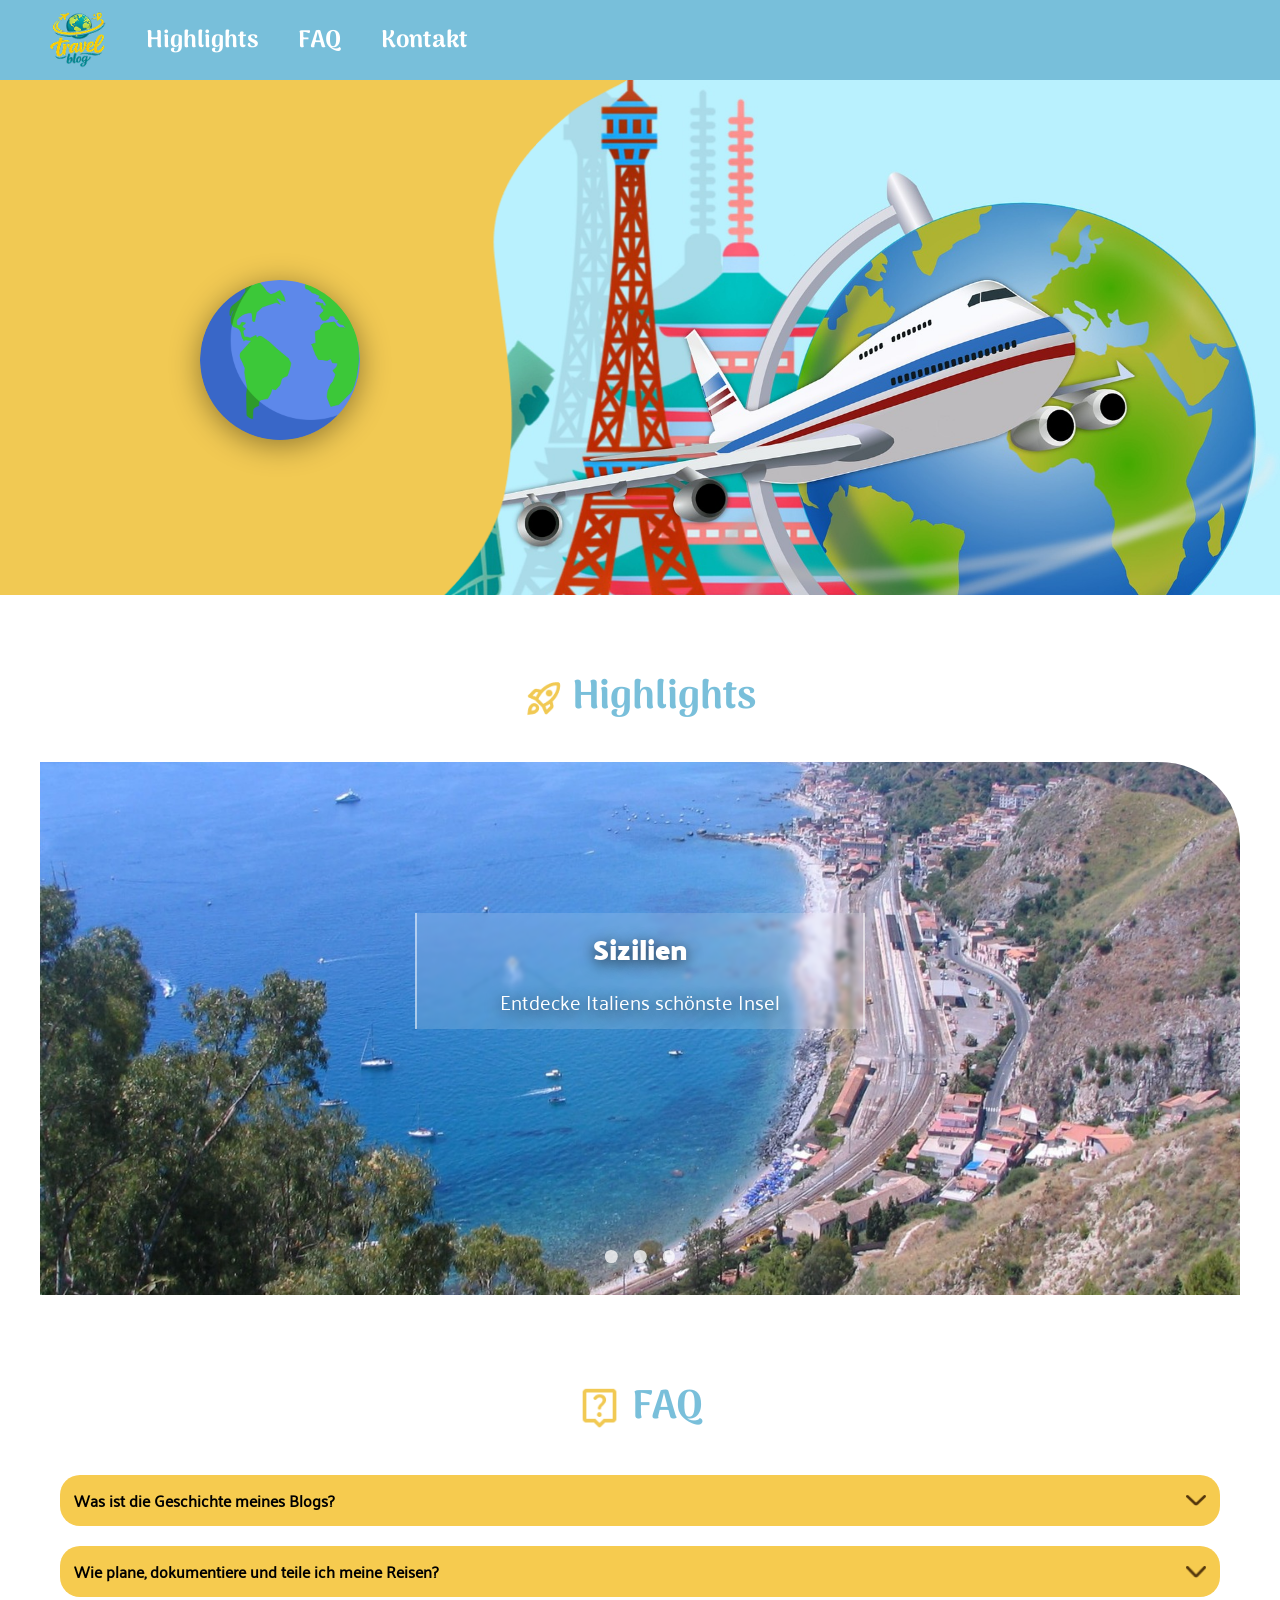
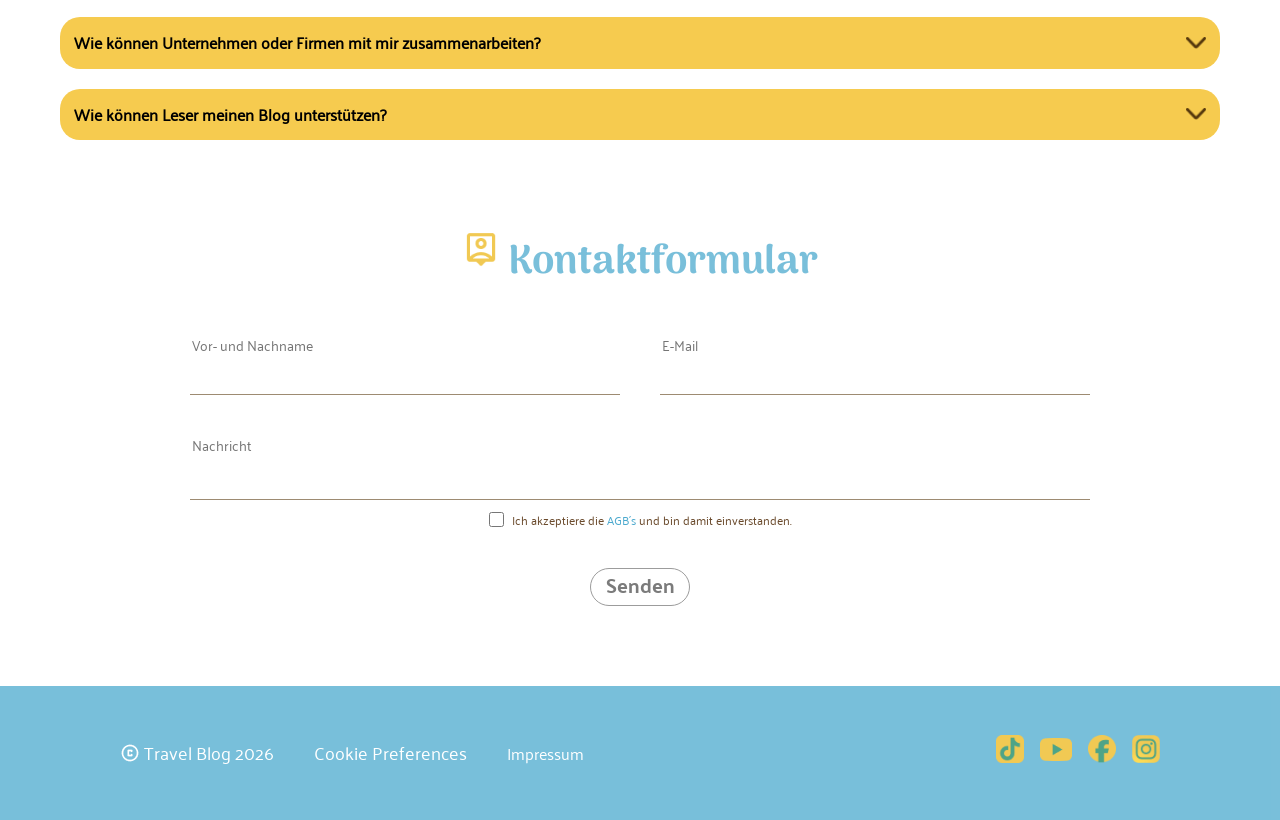
<file: index.html>
<!DOCTYPE html>
<html lang="de">

<head>
    <meta charset="UTF-8">
    <meta name="viewport" content="width=device-width, initial-scale=1.0">
    <title>Travel Blog</title>
    <link rel="stylesheet" href="style.css">
    <link rel="icon" type="image/x-icon" href="./assets/img/earth.png">

</head>

<body>

    <header id="home">

        <img class="logo" src="./assets/icons/travel-logo.png" alt="travel-logo">

        <nav class="nav-bar">

            <a href="#highlights">Highlights</a>
            <a href="#help">FAQ</a>
            <a href="#contact">Kontakt</a>

        </nav>

    </header>

    <section class="landing-page">
        <img class="yellow-shape" src="./assets/img/landing-bild.png" alt=".">

        <div class="responsive-landing">
            <h2>Around the World</h2>
            <p>Von den goldenen Küsten Siziliens <br> bis in die Altstadt von Krakau</p>
        </div>

        <img class="yellow-shape-responsive" src="./assets/img/Vektor-responsive.png" alt=".">


        <div class="circle">

            <img class="globus" src="./assets/img/earth.png" alt="Globus Bild">
        </div>


    </section>

    <main>

        <section id="highlights" class="highlights">

            <img src="./assets/icons/rocket_launch.png" alt="Rocket Launch Icon">
            <h2> Highlights</h2>
        </section>


        <section class="slider-container">

            <div class="slider-wrapper">

                <div class="slider">

                    <div class="slide" id="slide-1">
                        <a href="michael.html"><img src="./assets/img/landing-sicilia.jpg" alt="Bild von Sizilien">
                            <div class="slide-text">
                        </a>
                        <h1>Sizilien</h1>
                        <p>Entdecke Italiens schönste Insel</p>
                    </div>
                </div>

                <div class="slide" id="slide-2">
                    <a href="patrick.html"><img src="./assets/img/landing-gardasee.jpg" alt="Bild von Gardasee"></a>
                    <div class="slide-text">
                        <h1>Gardasee</h1>
                        <p>Zwischen Bergen und türkisblauem Wasser</p>
                    </div>
                </div>

                <div class="slide" id="slide-3">
                    <a href="flo.html"><img src="./assets/img/landing-krakau.jpg" alt="Bild von Krakau"></a>
                    <div class="slide-text">
                        <h1>Krakau</h1>
                        <p>Geschichte trifft modernes Stadtleben</p>
                    </div>
                </div>

            </div>
            <div class="slider-nav">
                <a href="#slide-1"></a>
                <a href="#slide-2"></a>
                <a href="#slide-3"></a>
            </div>
            </div>

        </section>

    </main>


    <section class="faq" id="help">
        <h1>
            <img src="./assets/icons/live_help.png" alt="Person Pin Icon">
            <span>FAQ</span>
        </h1>

        <div class="faq-container">

            <details>
                <summary>Was ist die Geschichte meines Blogs?<img src="./assets/icons/arrow_forward_ios.png" alt="">
                </summary>
                <p>
                    Ich will hier festhalten, wie schön die Erde sein kann.
                </p>
            </details>

            <details>
                <summary>Wie plane, dokumentiere und teile ich meine Reisen?<img
                        src="./assets/icons/arrow_forward_ios.png" alt=""></summary>
                <p>
                    Ich plane meine Reisen durch Abenteuer und schreibe mir auf,
                    was ich alles sehen möchte.
                </p>
            </details>

            <details>
                <summary>Wie können Unternehmen oder Firmen mit mir zusammenarbeiten?<img
                        src="./assets/icons/arrow_forward_ios.png" alt=""></summary>
                <p>
                    Man kann mich unten über das Formular erreichen.
                </p>
            </details>

            <details>
                <summary>Wie können Leser meinen Blog unterstützen?<img src="./assets/icons/arrow_forward_ios.png"
                        alt=""></summary>
                <p>
                    Leser können meinen Blog unterstützen, indem sie ihn teilen
                    und Kommentare hinterlassen.
                </p>
            </details>

        </div>
    </section>
    </main>



    <section class="contact-section">

        <h2 id="contact" class="kontakt_head">
            <img src="./assets/icons/person_pin.png" alt="">
            <span>Kontaktformular</span>
        </h2>

        <div class="kontakt">

            <div class="contact-row">

                <div class="input-box">
                    <input type="text" placeholder="Vor- und Nachname">
                </div>

                <div class="input-box">
                    <input type="email" placeholder="E-Mail">
                </div>

            </div>

            <textarea placeholder="Nachricht"></textarea>

            <div class="checkbox">
                <input type="checkbox">

                <div class="agb">
                    <p>Ich akzeptiere die <a href="https://www.youtube.com/watch?v=tW-B5f7UKqs">AGB´s</a>
                        und bin damit einverstanden.</p>
                </div>
            </div>

            <button>Senden</button>

        </div>

    </section>




    <footer class="footer-mob">

        <div class="footer-text">
            <a href="impressum.html">Impressum</a>
            

            <p>Cookie Preferences</p>

            <p class="copyright-text">
                <img src="./assets/icons/copyright.png" alt="Copyright">

                Travel Blog 2026
            </p>
        </div>

        <div class="social-icons">
            <a href="https://www.tiktok.com/" target="_blank" rel="">
                <img src="./assets/icons/Tiktok_icon 1.png" alt="TikTok">
            </a>

            <a href="https://www.youtube.com/" target="_blank" rel="">
                <img class="youtube" src="./assets/icons/youtube.png" alt="YouTube">
            </a>

            <a href="https://www.facebook.com/" target="_blank" rel="">
                <img src="./assets/icons/facebook.png" alt="Facebook">
            </a>

            <a href="https://www.instagram.com/" target="_blank" rel="">
                <img src="./assets/icons/Instagram_logo_2016 1.png" alt="Instagram">
            </a>
        </div>

    </footer>

    <footer class="footer">
        <div class="icons">

            <a href="#home">
                <img src="./assets/icons/Home-mobile.png" alt="Startseite">
            </a>

            <a href="#highlights">
                <img src="./assets/icons/rocket_launch-mobile.png" alt="Höhepunkte">
            </a>

            <a href="#help">
                <img src="./assets/icons/live_help-mobile.png" alt="Häufige Fragen">
            </a>

            <a href="#contact">
                <img src="./assets/icons/person_pin-mobile.png" alt="Kontakt">
            </a>

        </div>
    </footer>
</body>

</html>
</file>
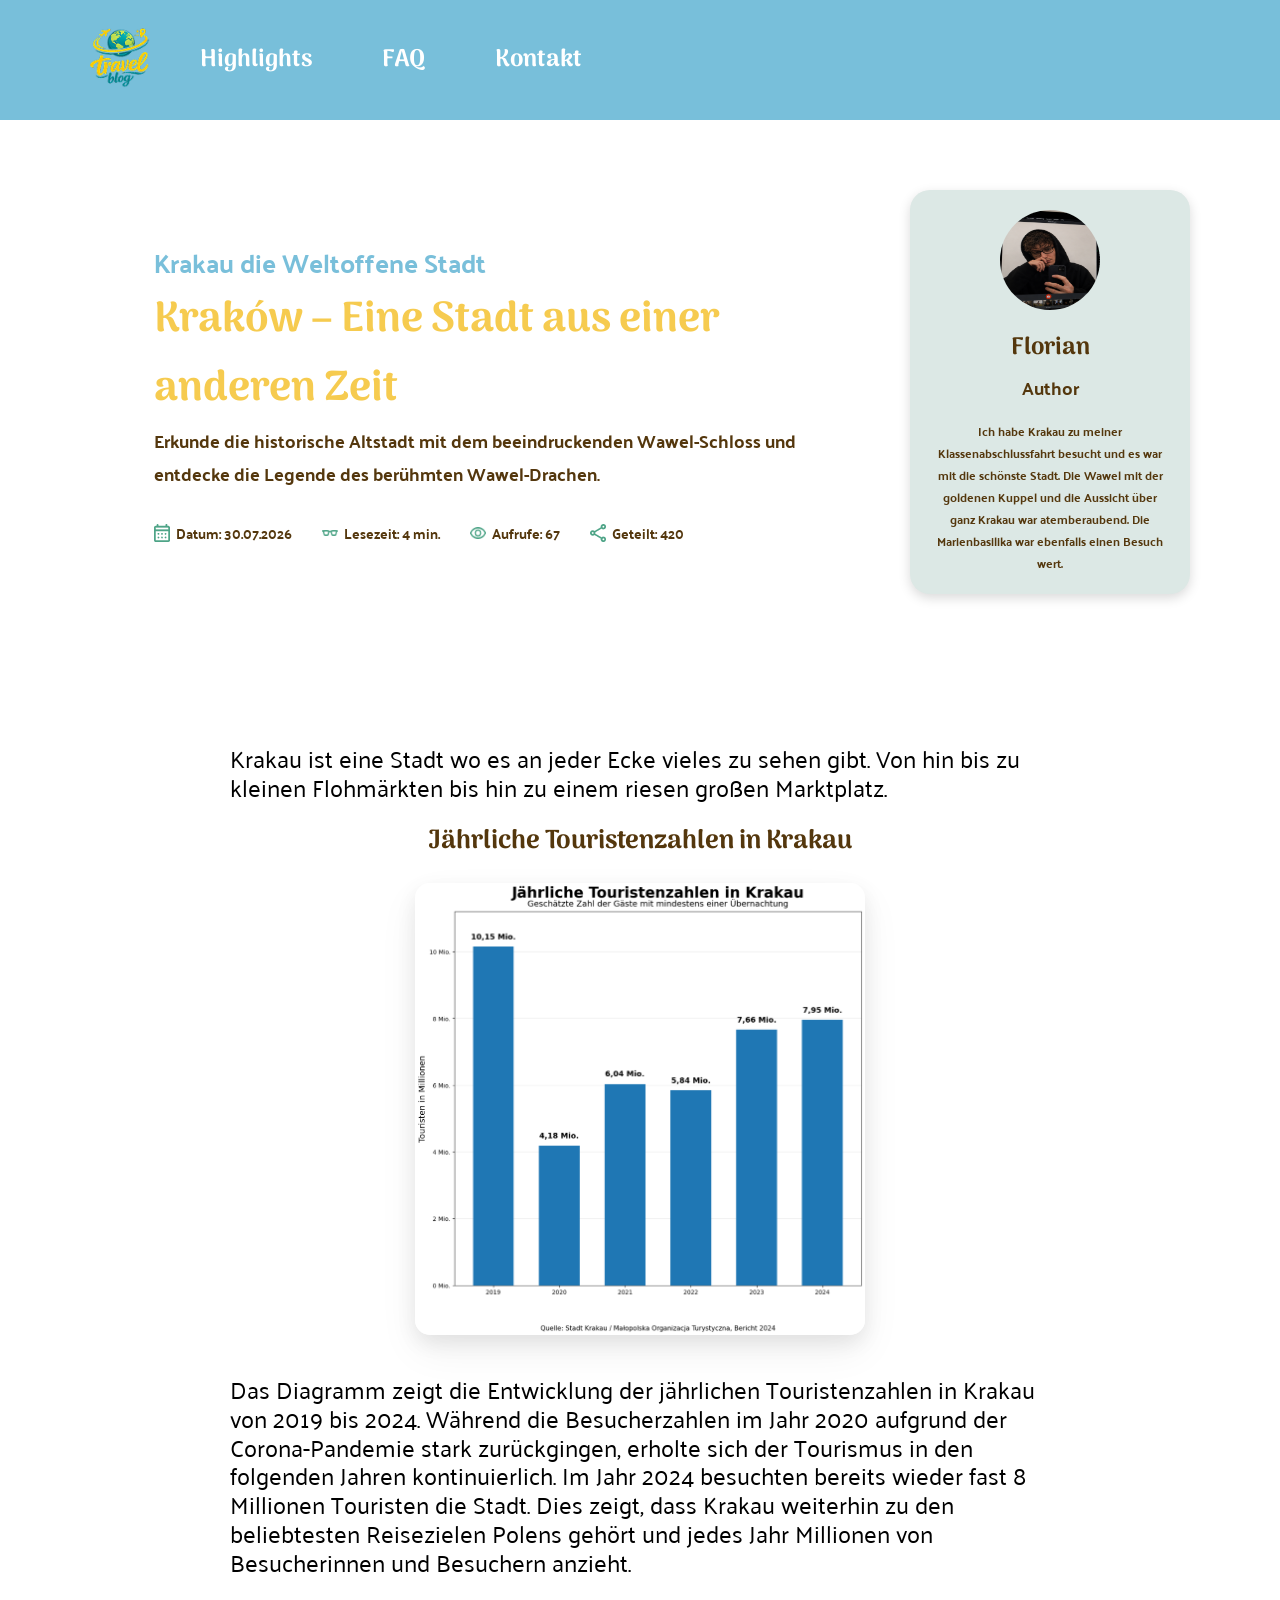
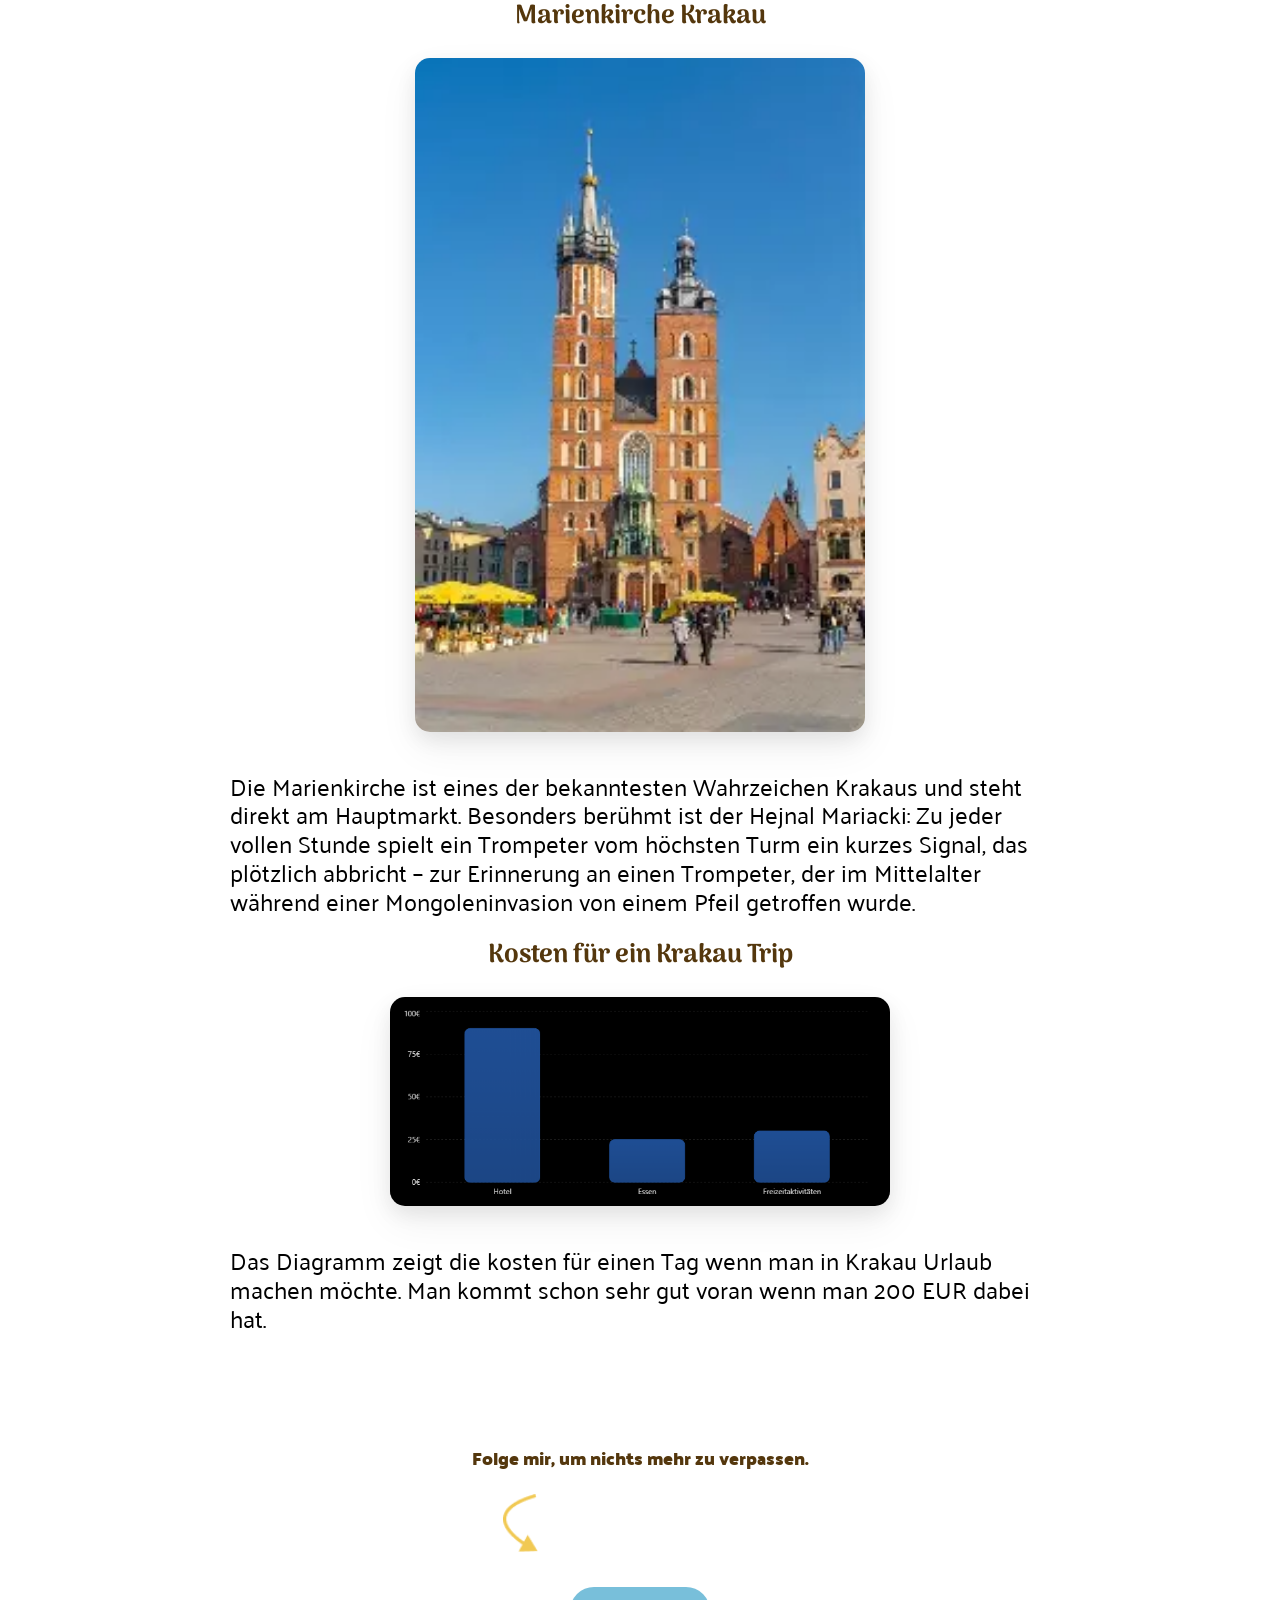
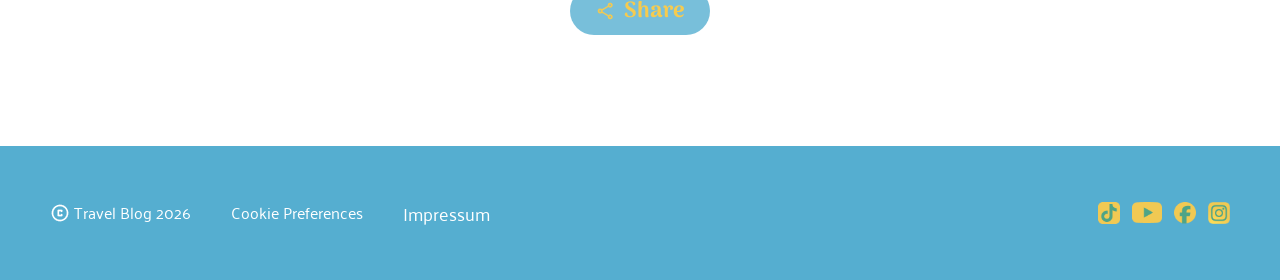
<file: flo.html>
<!DOCTYPE html>
<html lang="de">

<head>
    <meta charset="UTF-8">
    <meta name="viewport" content="width=device-width, initial-scale=1.0">
    <title>Krackau</title>

    <link rel="stylesheet" href="style.css">
    <link rel="stylesheet" href="flo.css">


</head>


<body>

    <body>
    <header>
        <div class="header-content">
            
             <a href="index.html">
                <img src="./assets/icons/travel-logo.png" alt="Travel Blog Logo">
            </a>

            <nav class="header-nav">
                <a href="index.html">Highlights</a>
                <a href="index.html">FAQ</a>
                <a href="index.html">Kontakt</a>
            </nav>
        </div>
    </header>

    <div class="top-content">

        <section class="info-section">

            <div class="krakaow">
                <p>Krakau die Weltoffene Stadt</p>
            </div>

            <div class="krakow-info">
                <h1>Kraków – Eine Stadt aus einer anderen Zeit</h1>

                <p>
                    Erkunde die historische Altstadt mit dem
                    beeindruckenden Wawel-Schloss und entdecke die Legende des
                    berühmten Wawel-Drachen.
                </p>
            </div>

            <div class="info">

                <div class="datum">
                    <img src="./assets/icons/calendar_month.png" alt="">
                    <span>Datum: 30.07.2026</span>
                </div>

                <div class="lesezeit">
                    <img src="./assets/icons/eyeglasses_2.png" alt="">
                    <span>Lesezeit: 4 min.</span>
                </div>

                <div class="aufrufe">
                    <img src="./assets/icons/visibility.png" alt="">
                    <span>Aufrufe: 67</span>
                </div>

                <div class="geteilt">
                    <img src="./assets/icons/sharegreen.png" alt="">
                    <span>Geteilt: 420</span>
                </div>

            </div>

        </section>

        <div class="author-card">

            <img src="./assets/img/fk.png" alt="Autor">

            <h2>Florian</h2>

            <p class="author-job">Author</p>

            <p class="author-text">
                Ich habe Krakau zu meiner Klassenabschlussfahrt besucht und es war mit die schönste Stadt. Die Wawel mit
                der goldenen Kuppel und die Aussicht über ganz Krakau war atemberaubend. Die Marienbasilika war
                ebenfalls
                einen Besuch wert.
            </p>

        </div>

    </div>

    <main class="reisebericht">

        <p>
            Krakau ist eine Stadt wo es an jeder Ecke vieles zu sehen gibt. Von hin bis zu kleinen Flohmärkten bis hin
            zu einem riesen großen Marktplatz.
        </p>

        <h2>Jährliche Touristenzahlen in Krakau</h2>

        <img class="reisebild-one" src="./assets/img/diagram-polen.png" alt="Diagramm zu den Regenzeiten">

        <p>
            Das Diagramm zeigt die Entwicklung der jährlichen Touristenzahlen in Krakau von 2019 bis 2024. Während die
            Besucherzahlen im Jahr 2020 aufgrund der Corona-Pandemie stark zurückgingen, erholte sich der Tourismus in
            den folgenden Jahren kontinuierlich. Im Jahr 2024 besuchten bereits wieder fast 8 Millionen Touristen die
            Stadt. Dies zeigt, dass Krakau weiterhin zu den beliebtesten Reisezielen Polens gehört und jedes Jahr
            Millionen von Besucherinnen und Besuchern anzieht.
        </p>

        <h2>Marienkirche Krakau</h2>
        <img class="reisebild-two" src="./assets/img/kirche.webp" alt="Beliebte Strandaktivitäten">
        <p>
            Die Marienkirche ist eines der bekanntesten Wahrzeichen Krakaus und steht direkt am Hauptmarkt. Besonders
            berühmt ist der Hejnal Mariacki: Zu jeder vollen Stunde spielt ein Trompeter vom höchsten Turm ein kurzes
            Signal, das plötzlich abbricht – zur Erinnerung an einen Trompeter, der im Mittelalter während einer
            Mongoleninvasion von einem Pfeil getroffen wurde.
        </p>

        <h2>Kosten für ein Krakau Trip</h2>
        <img class="reisebild-three" src="./assets/img/diagram-kosten.png" alt="Unterkunftskosten">

        <p>
            Das Diagramm zeigt die kosten für einen Tag wenn man in Krakau Urlaub machen möchte. Man kommt schon sehr
            gut voran wenn man 200 EUR dabei hat.
        </p>

    </main>

    <main>
        <div class="share-section">

            <h2 class="share-title">
                Folge mir, um nichts mehr zu verpassen.
            </h2>

            <div class="share-arrow">
                <img src="./assets/icons/pfeil.png" alt="Pfeil">
            </div>

            <input type="checkbox" id="share-toggle">

            <label for="share-toggle" class="share-button">
                <img src="./assets/icons/share.png" alt="Share">
                <span>Share</span>
            </label>

            <div class="social-icons">

                <a href="https://www.linkedin.com/" target="_blank" class="social-link">
                    LinkedIn
                </a>

                <a href="https://wa.me/" target="_blank" class="social-link">
                    WhatsApp
                </a>

            </div>

        </div>

    </main>


    <footer class="footer-mob">
       <div class="footer-content">
        <div class="footer-text">
            <a href="impressum.html">Impressum</a>

            <p>Cookie Preferences</p>

            <p class="copyright-text">
                <img src="./assets/icons/copyright.png" alt="Copyright">

                Travel Blog 2026
            </p>
        </div>

        <div class="social-icons-one">
            <img src="./assets/icons/Tiktok_icon 1.png" alt="tikTok">

            <img class="youtube" src="./assets/icons/youtube.png" alt="YouTube">

            <img src="./assets/icons/facebook.png" alt="Facebook">

            <img src="./assets/icons/Instagram_logo_2016 1.png" alt="Instagram">
        </div>
       </div>
    </footer>

    <footer class="footer">
        <div class="icons">

            <a href="#home">
                <img src="./assets/icons/Home-mobile.png" alt="Startseite">
            </a>

            <a href="#highlights">
                <img src="./assets/icons/rocket_launch-mobile.png" alt="Höhepunkte">
            </a>

            <a href="#help">
                <img src="./assets/icons/live_help-mobile.png" alt="Häufige Fragen">
            </a>

            <a href="#contact">
                <img src="./assets/icons/person_pin-mobile.png" alt="Kontakt">
            </a>

        </div>
    </footer>


</body>

</html>
</file>
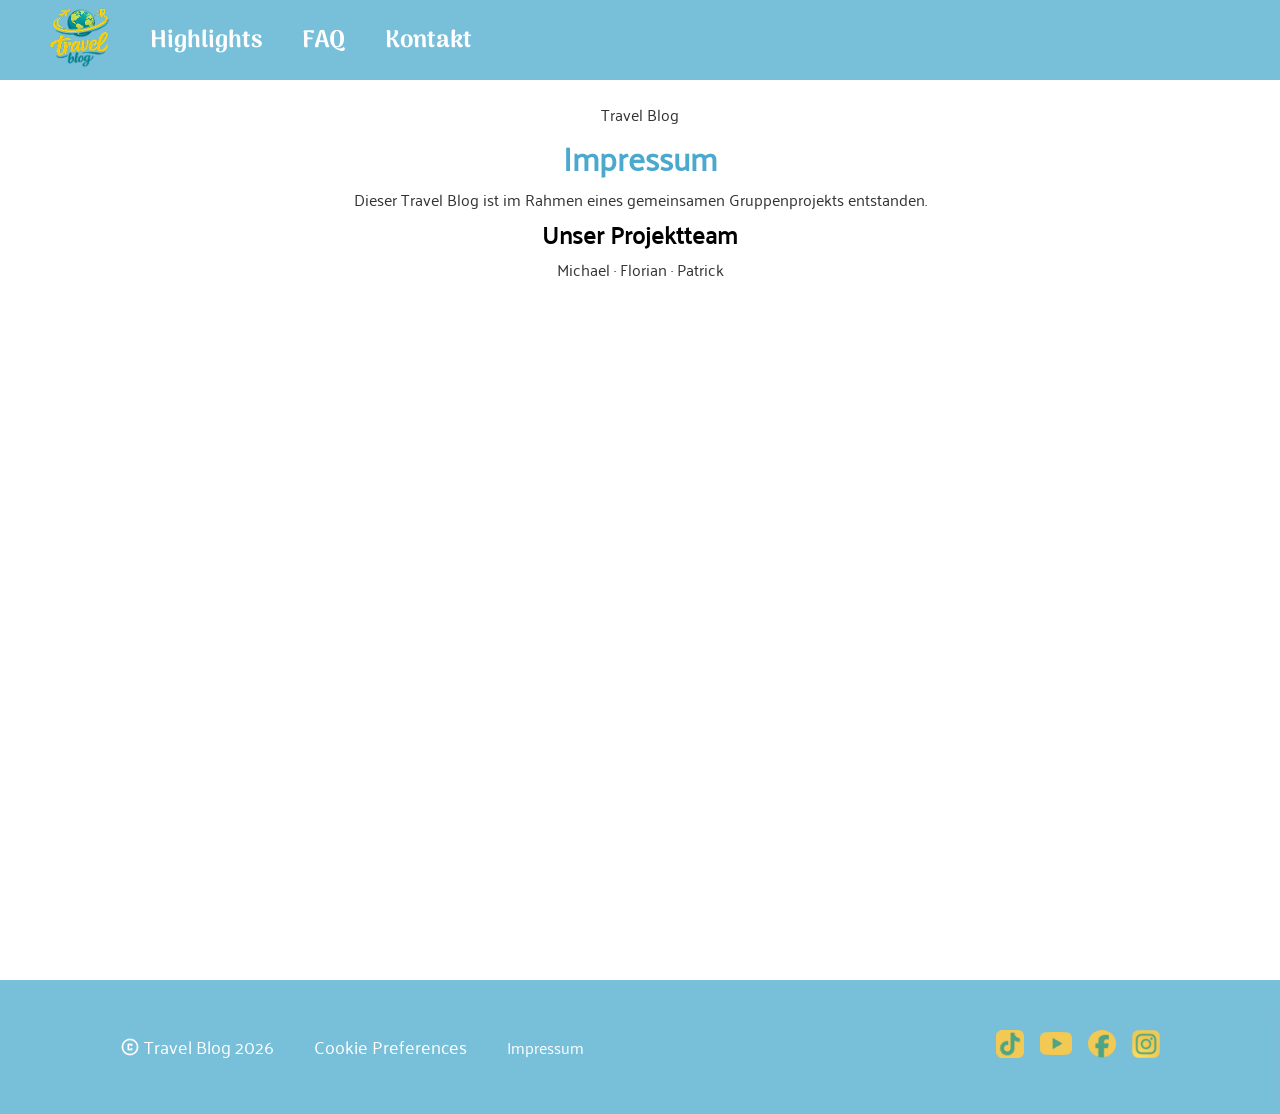
<file: impressum.html>
<!DOCTYPE html>
<html lang="de">

<head>
    <meta charset="UTF-8">
    <meta name="viewport" content="width=device-width, initial-scale=1.0">

    <title>Impressum | Travel Blog</title>

    <link rel="stylesheet" href="style.css">
    <link rel="icon" type="image/x-icon" href="./assets/img/earth.png">
</head>

<body>

    <header id="home">

        <a href="index.html">
                <img src="./assets/icons/travel-logo.png" alt="Travel Blog Logo">
            </a>

        <nav class="nav-bar">
            <a href="index.html#highlights">Highlights</a>
            <a href="index.html#help">FAQ</a>
            <a href="index.html#contact">Kontakt</a>
        </nav>

    </header>

    <main class="impressum">

        <section class="impressum-card">

            <p class="impressum-label">Travel Blog</p>

            <h1>Impressum</h1>

            <p class="impressum-intro">
                Dieser Travel Blog ist im Rahmen eines gemeinsamen
                Gruppenprojekts entstanden.
            </p>

            <div class="project-team">
                <h2>Unser Projektteam</h2>

                <p>Michael · Florian · Patrick</p>
            </div>

        

        </section>

    </main>

    <footer class="footer-mob">

        <div class="footer-text">
            <p><a href="impressum.html">Impressum</a></p>

            <p>Cookie Preferences</p>

            <p class="copyright-text">
                <img src="./assets/icons/copyright.png" alt="Copyright">
                Travel Blog 2026
            </p>
        </div>

        <div class="social-icons">
            <a href="https://www.tiktok.com/" target="_blank" rel="noopener noreferrer">
                <img src="./assets/icons/Tiktok_icon 1.png" alt="TikTok">
            </a>

            <a href="https://www.youtube.com/" target="_blank" rel="noopener noreferrer">
                <img class="youtube" src="./assets/icons/youtube.png" alt="YouTube">
            </a>

            <a href="https://www.facebook.com/" target="_blank" rel="noopener noreferrer">
                <img src="./assets/icons/facebook.png" alt="Facebook">
            </a>

            <a href="https://www.instagram.com/" target="_blank" rel="noopener noreferrer">
                <img src="./assets/icons/Instagram_logo_2016 1.png" alt="Instagram">
            </a>
        </div>

    </footer>

    <footer class="footer">

        <div class="icons">
            <a href="index.html#home">
                <img src="./assets/icons/Home-mobile.png" alt="Startseite">
            </a>

            <a href="index.html#highlights">
                <img src="./assets/icons/rocket_launch-mobile.png" alt="Höhepunkte">
            </a>

            <a href="index.html#help">
                <img src="./assets/icons/live_help-mobile.png" alt="Häufige Fragen">
            </a>

            <a href="index.html#contact">
                <img src="./assets/icons/person_pin-mobile.png" alt="Kontakt">
            </a>
        </div>

    </footer>

</body>

</html>
</file>
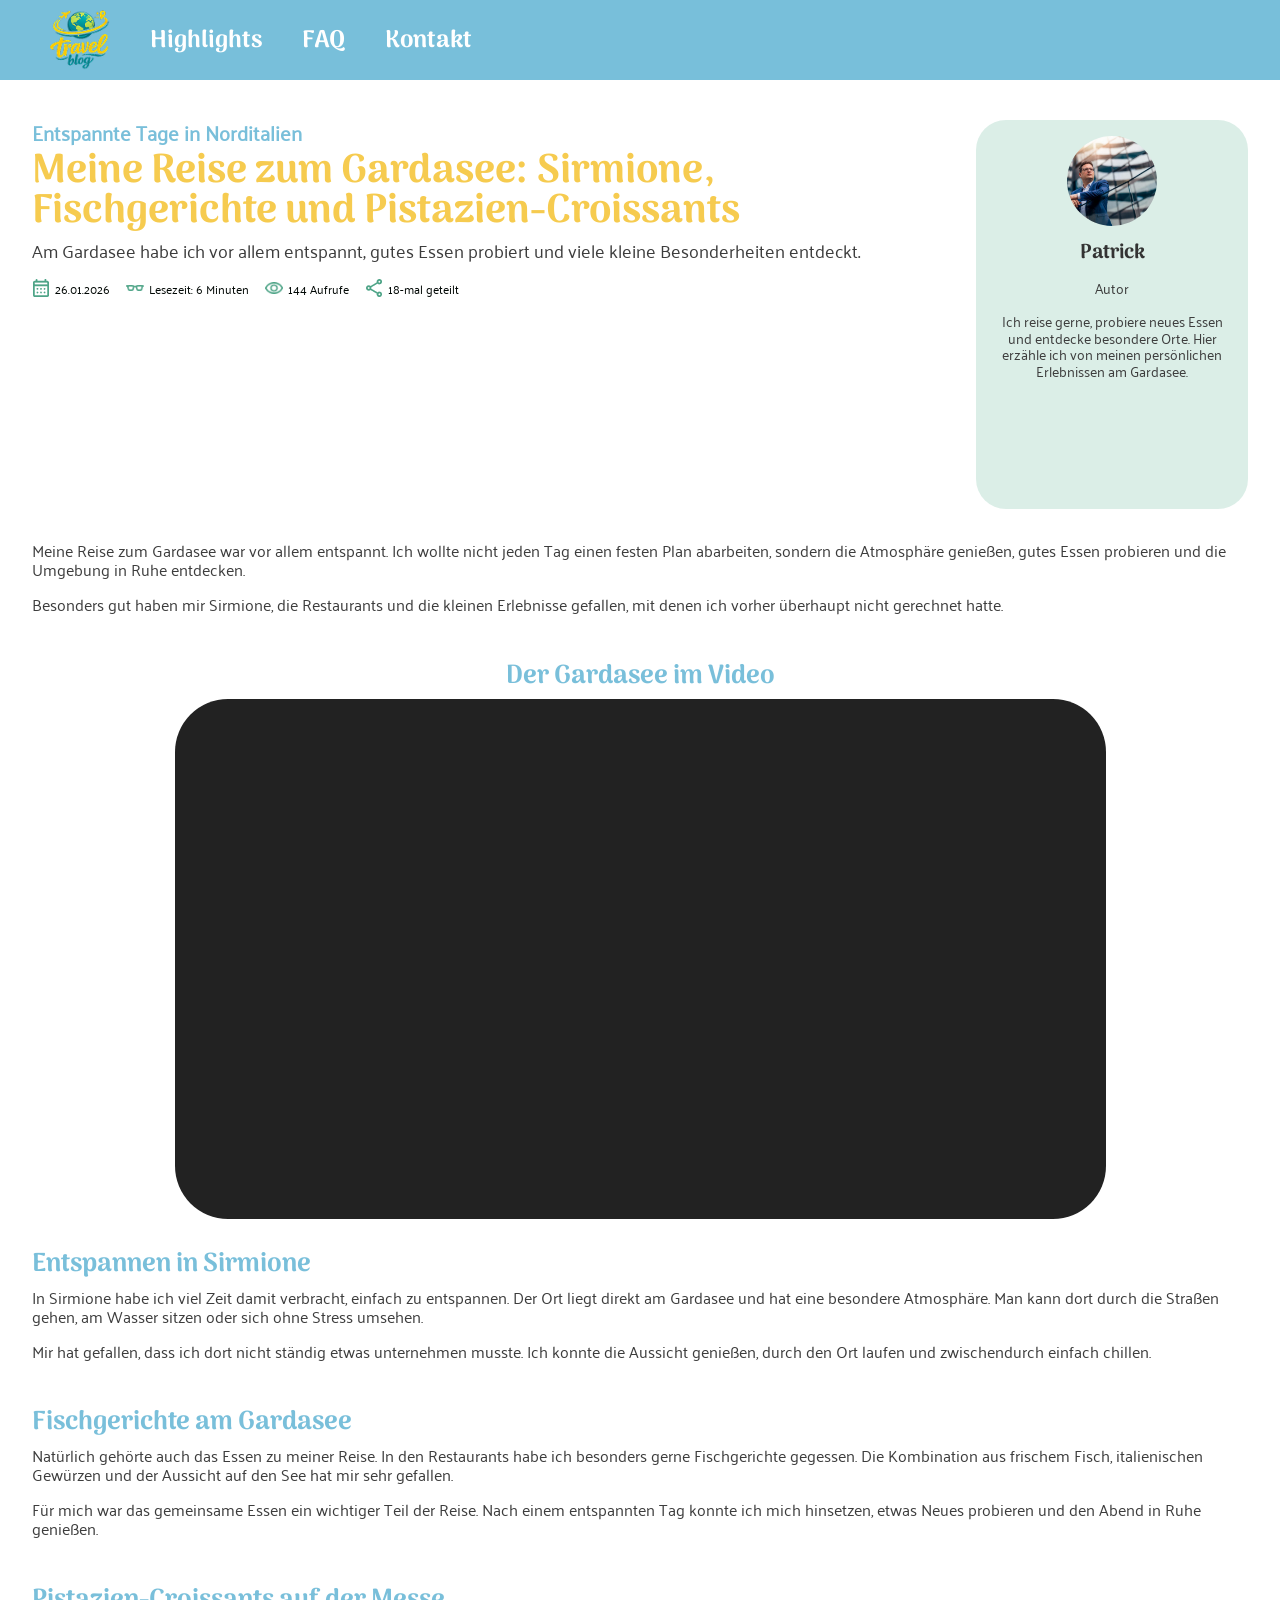
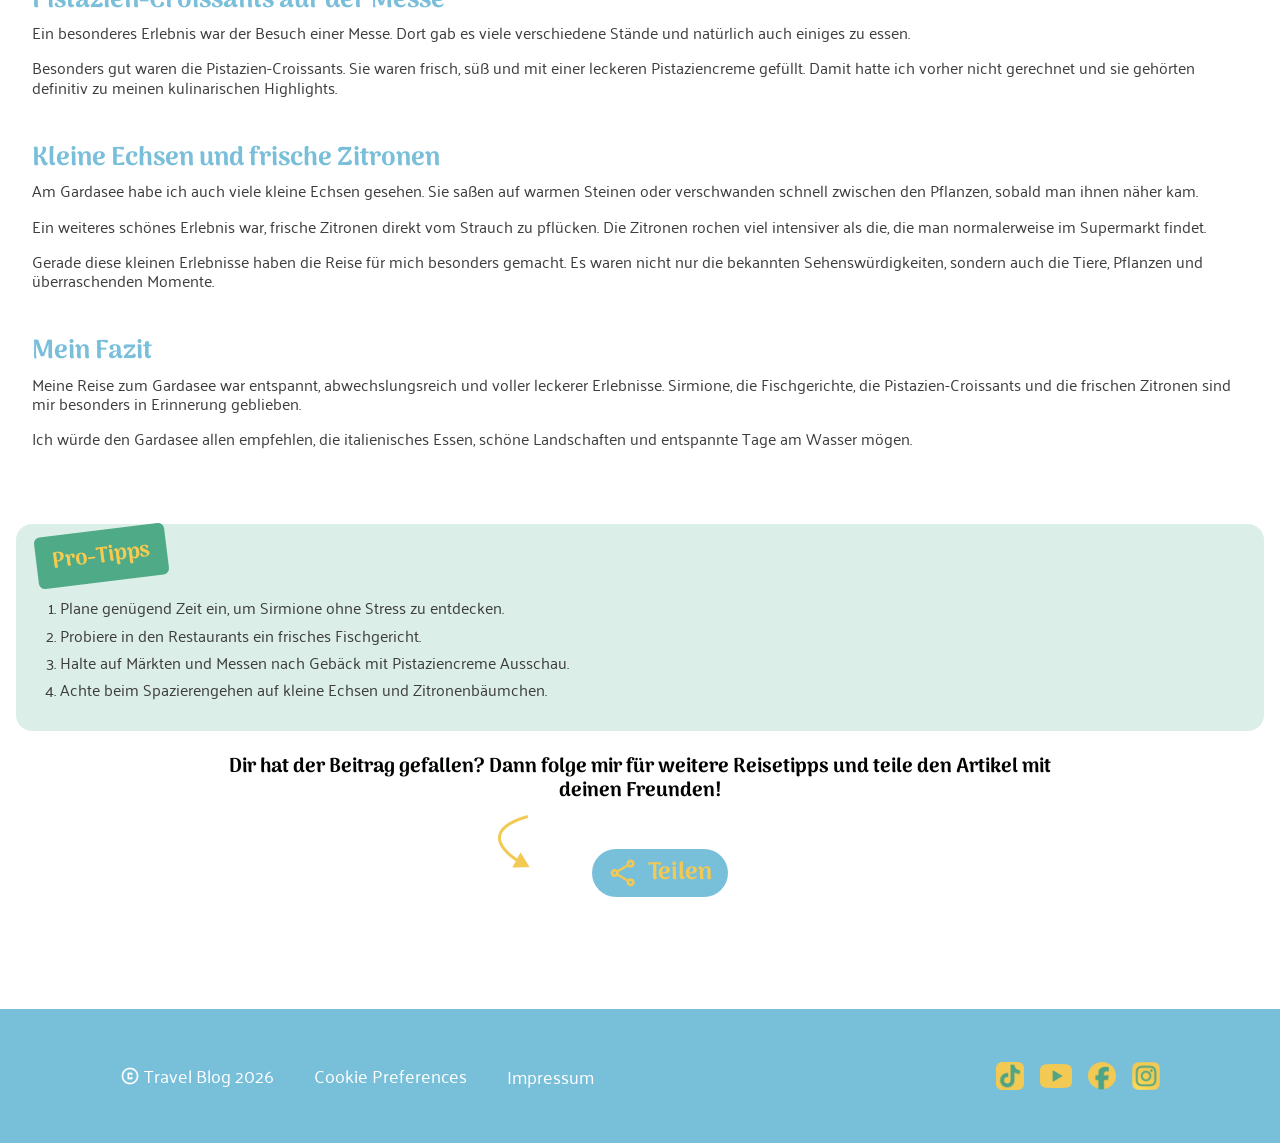
<file: patrick.html>
<!DOCTYPE html>
<html lang="de">

<head>
    <meta charset="UTF-8">
    <meta name="viewport" content="width=device-width, initial-scale=1.0">

    <title>Gardasee | Travel Blog</title>

    <link rel="stylesheet" href="style.css">
    <link rel="stylesheet" href="patrick.css">
</head>

<body>


    <header id="home">

        <div class="header-content">

            <a href="index.html">
                <img src="./assets/icons/travel-logo.png" alt="Travel Blog Logo">
            </a>

            <nav class="nav-bar">
                <a href="index.html#highlights">Highlights</a>
                <a href="index.html#help">FAQ</a>
                <a href="index.html#contact">Kontakt</a>
            </nav>

        </div>

    </header>


    <main>


        <section class="article-header">

            <div class="article-title">

                <p class="small-title">
                    Entspannte Tage in Norditalien
                </p>

                <h1>
                    Meine Reise zum Gardasee:
                    Sirmione, Fischgerichte und Pistazien-Croissants
                </h1>

                <p class="introduction">
                    Am Gardasee habe ich vor allem entspannt, gutes Essen
                    probiert und viele kleine Besonderheiten entdeckt.
                </p>


                <div class="article-info">

                    <div>
                        <img src="./assets/icons/calendar_month.png" alt="Kalender">

                        <span>26.01.2026</span>
                    </div>

                    <div>
                        <img src="./assets/icons/eyeglasses_2.png" alt="Lesedauer">

                        <span>Lesezeit: 6 Minuten</span>
                    </div>

                    <div>
                        <img src="./assets/icons/visibility.png" alt="Aufrufe">

                        <span>144 Aufrufe</span>
                    </div>

                    <div>
                        <img src="./assets/icons/sharegreen.png" alt="Geteilt">

                        <span>18-mal geteilt</span>
                    </div>

                </div>

            </div>



            <div class="author">

                <img src="./assets/img/PatrickS..jpeg" alt="Bild von PatrickS">

                <h2>Patrick</h2>

                <p class="author-title">
                    Autor
                </p>

                <p>
                    Ich reise gerne, probiere neues Essen und entdecke
                    besondere Orte. Hier erzähle ich von meinen
                    persönlichen Erlebnissen am Gardasee.
                </p>

            </div>

        </section>



        <section class="article-text">

            <p>
                Meine Reise zum Gardasee war vor allem entspannt. Ich
                wollte nicht jeden Tag einen festen Plan abarbeiten,
                sondern die Atmosphäre genießen, gutes Essen probieren
                und die Umgebung in Ruhe entdecken.
            </p>

            <p>
                Besonders gut haben mir Sirmione, die Restaurants und
                die kleinen Erlebnisse gefallen, mit denen ich vorher
                überhaupt nicht gerechnet hatte.
            </p>

        </section>



        <section class="video-section">

            <h2>Der Gardasee im Video</h2>

            <div class="video">

                <iframe src="https://www.youtube-nocookie.com/embed/m0WEa6GgtuQ" title="Video über den Gardasee"
                    loading="lazy" referrerpolicy="strict-origin-when-cross-origin"
                    allow="accelerometer; autoplay; clipboard-write; encrypted-media; gyroscope; picture-in-picture; web-share"
                    allowfullscreen>
                </iframe>
                <p>Diese Video habe ich von Youtube vewrwende.</p>

            </div>

        </section>



        <section class="article-text">

            <h2>Entspannen in Sirmione</h2>

            <p>
                In Sirmione habe ich viel Zeit damit verbracht, einfach
                zu entspannen. Der Ort liegt direkt am Gardasee und hat
                eine besondere Atmosphäre. Man kann dort durch die
                Straßen gehen, am Wasser sitzen oder sich ohne Stress
                umsehen.
            </p>

            <p>
                Mir hat gefallen, dass ich dort nicht ständig etwas
                unternehmen musste. Ich konnte die Aussicht genießen,
                durch den Ort laufen und zwischendurch einfach chillen.
            </p>

        </section>






        <section class="article-text">

            <h2>Fischgerichte am Gardasee</h2>

            <p>
                Natürlich gehörte auch das Essen zu meiner Reise. In den
                Restaurants habe ich besonders gerne Fischgerichte
                gegessen. Die Kombination aus frischem Fisch,
                italienischen Gewürzen und der Aussicht auf den See
                hat mir sehr gefallen.
            </p>

            <p>
                Für mich war das gemeinsame Essen ein wichtiger Teil
                der Reise. Nach einem entspannten Tag konnte ich mich
                hinsetzen, etwas Neues probieren und den Abend in Ruhe
                genießen.
            </p>

        </section>



        <section class="article-text">

            <h2>Pistazien-Croissants auf der Messe</h2>

            <p>
                Ein besonderes Erlebnis war der Besuch einer Messe.
                Dort gab es viele verschiedene Stände und natürlich
                auch einiges zu essen.
            </p>

            <p>
                Besonders gut waren die Pistazien-Croissants. Sie waren
                frisch, süß und mit einer leckeren Pistaziencreme
                gefüllt. Damit hatte ich vorher nicht gerechnet und sie
                gehörten definitiv zu meinen kulinarischen Highlights.
            </p>

        </section>



        <section class="article-text">

            <h2>Kleine Echsen und frische Zitronen</h2>

            <p>
                Am Gardasee habe ich auch viele kleine Echsen gesehen.
                Sie saßen auf warmen Steinen oder verschwanden schnell
                zwischen den Pflanzen, sobald man ihnen näher kam.
            </p>

            <p>
                Ein weiteres schönes Erlebnis war, frische Zitronen
                direkt vom Strauch zu pflücken. Die Zitronen rochen viel
                intensiver als die, die man normalerweise im Supermarkt
                findet.
            </p>

            <p>
                Gerade diese kleinen Erlebnisse haben die Reise für mich
                besonders gemacht. Es waren nicht nur die bekannten
                Sehenswürdigkeiten, sondern auch die Tiere, Pflanzen
                und überraschenden Momente.
            </p>

        </section>



        <section class="article-text">

            <h2>Mein Fazit</h2>

            <p>
                Meine Reise zum Gardasee war entspannt, abwechslungsreich
                und voller leckerer Erlebnisse. Sirmione, die Fischgerichte,
                die Pistazien-Croissants und die frischen Zitronen sind
                mir besonders in Erinnerung geblieben.
            </p>

            <p>
                Ich würde den Gardasee allen empfehlen, die italienisches
                Essen, schöne Landschaften und entspannte Tage am Wasser
                mögen.
            </p>

        </section>



        <section class="tips">

            <h2>Pro-Tipps</h2>

            <ol>
                <li>
                    Plane genügend Zeit ein, um Sirmione ohne Stress
                    zu entdecken.
                </li>

                <li>
                    Probiere in den Restaurants ein frisches
                    Fischgericht.
                </li>

                <li>
                    Halte auf Märkten und Messen nach Gebäck mit
                    Pistaziencreme Ausschau.
                </li>

                <li>
                    Achte beim Spazierengehen auf kleine Echsen und
                    Zitronenbäumchen.
                </li>
            </ol>

               </section>



        <section class="patrick-share-section">

            <div class="patrick-share-text">
                <p>
                    Dir hat der Beitrag gefallen? Dann folge mir für weitere Reisetipps und teile den Artikel mit
                    deinen Freunden!
                </p>
            </div>

            <div class="patrick-share-container">
                <div class="patrick-share-wrapper">
                    <img class="patrick-share-arrow patrick-share-arrow-small" src="./assets/icons/pfeil.png"
                        alt="Pfeil zum Teilen-Button">
                    <img class="patrick-share-arrow patrick-share-arrow-large" src="./assets/icons/pfeil-groß.png"
                        alt="Pfeil zum Teilen-Button">

                    <details class="patrick-share-details">
                        <summary class="patrick-share-button">
                            <img src="./assets/icons/share.png" alt="Teilen">
                            <p>Teilen</p>
                        </summary>

                        <div class="patrick-share-menu">
                            <img class="patrick-share-menu-icon" src="./assets/icons/share.png" alt="Teilen">

                            <div class="patrick-share-links">
                                <a href="https://www.linkedin.com/" target="_blank"
                                    rel="noopener noreferrer">LinkedIn</a>
                                <a href="https://api.whatsapp.com/send?text=Schau%20dir%20diesen%20Reisebericht%20%C3%BCber%20den%20Gardasee%20an"
                                    target="_blank" rel="noopener noreferrer">WhatsApp</a>
                            </div>
                        </div>
                    </details>
                </div>
            </div>

        </section>

    </main>


    <footer class="footer-mob">

        <div class="footer-text">

            <a href="impressum.html">Impressum</a>

            <p>Cookie Preferences</p>

            <p class="copyright-text">
                <img src="./assets/icons/copyright.png" alt="Copyright">

                Travel Blog 2026
            </p>

        </div>


        <div class="social-icons">

            <img src="./assets/icons/Tiktok_icon 1.png" alt="TikTok">

            <img class="youtube" src="./assets/icons/youtube.png" alt="YouTube">

            <img src="./assets/icons/facebook.png" alt="Facebook">

            <img src="./assets/icons/Instagram_logo_2016 1.png" alt="Instagram">

        </div>

    </footer>


    <footer class="footer">

        <div class="icons">

            <a href="index.html#home">
                <img src="./assets/icons/Home-mobile.png" alt="Startseite">
            </a>

            <a href="index.html#highlights">
                <img src="./assets/icons/rocket_launch-mobile.png" alt="Highlights">
            </a>

            <a href="index.html#help">
                <img src="./assets/icons/live_help-mobile.png" alt="FAQ">
            </a>

            <a href="index.html#contact">
                <img src="./assets/icons/person_pin-mobile.png" alt="Kontakt">
            </a>

        </div>

    </footer>

</body>

</html>
</file>
<file: style.css>
@font-face {
    font-family: "Arima";
    src: url("./assets/fonts/arima-v7-latin-700.woff2") format("woff2");
    font-style: normal;
    font-weight: 700;
}

@font-face {
    font-display: swap;
    font-family: "Palanquin";
    font-style: normal;
    font-weight: 400;
    src: url('./assets/fonts/palanquin-v17-latin-regular.woff2') format('woff2');
}

@font-face {
    font-family: "Palanquin Dark";
    src: url("./assets/fonts/palanquin-dark-v17-latin-regular.woff2") format("woff2");
    font-style: normal;
    font-weight: 400;
}

@font-face {
    font-family: "Palanquin Dark";
    src: url("./assets/fonts/palanquin-dark-v17-latin-700.woff2") format("woff2");
    font-style: normal;
    font-weight: 600;
}

@font-face {
    font-family: "Palanquin Dark";
    src: url("./assets/fonts/palanquin-dark-v17-latin-700.woff2") format("woff2");
    font-style: normal;
    font-weight: 700;
}


* {
    margin: 0;
    box-sizing: border-box;
    
}

html, body {
    overflow-x: hidden;
    
}

body {
    padding-bottom: 80px;
}


html {
    scroll-behavior: smooth;
}

header {
    height: 70px;
    display: flex;
    align-items: center;
    justify-content: center;
    position: relative;
    z-index: 0;

}

header::before {
    content: "";
    position: absolute;
    inset: 0;
    background-color: rgba(75, 169, 206, 0.747);
    z-index: -1;
}

.logo {
    width: 56px;
    height: 56px;
}

.landing-page {
    position: relative;
    height: 515px;
    background-image: url(./assets/img/blackground-image.jpg);
    background-size: cover;
    background-position: center;
    background-repeat: no-repeat;
    overflow: hidden;
    display: flex;
    padding-top: 121px;
    padding-left: 71px;
}

.yellow-shape {
    position: absolute;
    top: -5%;
    left: -10%;
    width: 60%;
    z-index: 1;
    pointer-events: none;
}

.yellow-shape-responsive {
    display: none;
}

.responsive-landing {
    display: none;
}

.globus {
    z-index: 2;
    position: absolute;
    width: 160px;
    height: 160px;
    border-radius: 50%;
    animation: globe 100s linear infinite;
    filter: drop-shadow(0 5px 15px rgba(0, 0, 0, 0.4));

}

@keyframes globe {
    0% {
        transform: translateY(0) rotate(0deg);
    }

    50% {
        transform: translateY(-10px) rotate(180deg);
    }

    100% {
        transform: translateY(0) rotate(360deg);
    }
}


.highlights {
    padding-top: 70px;
    padding-bottom: 32px;
    color: rgba(75, 169, 206, 0.747);
    display: flex;
    justify-content: center;
    align-items: center;
    gap: 8px;
}

.highlights img {
    width: 40px;
    height: 40px;
    align-items: center;
}

.highlights h2 {
    font-family: "Arima";
    font-weight: 700;
    font-size: 40px;
}

.slider-container {

    padding-left: 20px;
    padding-right: 20px;
    padding-bottom: 80px;
}

.slider-wrapper {
    position: relative;
    max-width: 48rem;
}

.slider {
    display: flex;
    overflow-x: hidden;
    overflow-y: hidden;
    scroll-snap-type: mandatory;
    scroll-behavior: auto;
    border-top-right-radius: 80px;
}

.slide {
    position: relative;
    flex: 0 0 100%;
    scroll-snap-align: start;
}

.slide img {
    width: 100%;
    height: 533px;
    object-fit: cover;
    display: block;

}

.slide-text {
    position: absolute;
    top: 50%;
    left: 50%;
    transform: translate(-50%, -100%);
    width: 85%;
    max-width: 450px;

    color: white;
    text-align: center;

    padding: 10px 16px;

    border-left: 2px solid rgba(255, 255, 255, 0.5);
    border-right: 2px solid rgba(255, 255, 255, 0.5);

    background: rgba(255, 255, 255, 0.15);
    backdrop-filter: blur(2px);


    text-shadow: 0 3px 15px rgba(0, 0, 0, .8);
}

.slide-text h1 {
    font-family: "Palanquin Dark";
    font-weight: 600;
    font-size: 28px;
    margin-bottom: 8px;
}

.slide-text p {
    font-family: "Palanquin";
    font-weight: 400;
    font-size: 20px;
}

.slider-nav {
    display: flex;
    position: absolute;
    column-gap: 1rem;
    bottom: 2rem;
    left: 50%;
    transform: translateX(-50%);
    z-index: 1;

}

.slider-nav a {
    width: 0.8rem;
    height: 0.8rem;
    border-radius: 50%;
    background-color: #ffffff;
    opacity: 0.75;
    transition: opacity ease 250ms;
}

.slider-nav a:hover {
    opacity: 1;
}

.faq h1 {
    display: flex;
    justify-content: center;
    align-items: center;
    gap: 10px;

    font-size: 40px;
    color: #49a58c;
    margin-bottom: 35px;
    font-family: "Arima";
    font-weight: 700;

}

h1 img {
    width: 45px;
    height: 45px;
}

h1 span {
    color: rgba(75, 169, 206, 0.747);
}

.faq_section img {
    width: 30px;
    height: 35px;
    display: flex;

}

.faq {
    padding-right: 20px;
    padding-left: 20px;
}

details {
    background-color: #f6cb4f;
    border-radius: 20px;
    margin-bottom: 20px;
    padding: 16px 14px 16px 14px;
}

details p {
    font-size: 16px;
    margin-bottom: 0;
    background-color: white;
    padding: 15px;
    border-radius: 10px;
    margin-top: 15px;

    font-weight: 400;
    font-family: "Palanquin";
}

summary {
    display: flex;
    justify-content: space-between;
    align-items: center;

    gap: 20px;
    font-weight: 700;
    font-family: "Palanquin";
    font-size: 16px;
    line-height: 120%;
}

summary img {
    width: 20px;
    transition: transform 0.3s;
}

details[open] summary img {
    transform: rotate(180deg);
}

.kontakt {
    width: 100%;
    max-width: 350px;

    display: flex;
    flex-direction: column;
}

.kontakt_head {
    text-align: center;
    font-size: 2rem;
    font-family: "Arima";
    font-style: normal;
    font-weight: 700;

    padding-top: 70px;
    padding-bottom: 20px;
    color: rgba(75, 169, 206, 0.747);
    display: flex;
    justify-content: center;
    gap: 8px;
}

.kontakt_head>img {
    width: 45px;
    height: 45px;
}

.kontakt input,
.kontakt textarea {
    width: 100%;
    height: 70px;
    padding-bottom: 30px;
    margin-top: 30px;

    border: none;
    border-bottom: 1px solid #9d8b72;
    outline: none;
    background-color: transparent;

    color: #5d3c1c;
    font-family: "Palanquin";
    font-size: 14px;
    font-weight: 500;
}

.kontakt textarea {
    height: 70px;
    resize: none;
}



button {
    width: 105px;
    height: 43px;

    border: 1px solid #9c9c9c;
    border-radius: 20px;

    background: white;

    color: #7b7b7b;
    font-size: 20px;
    font-family: "Palanquin Dark";
    font-weight: bold;
    font-weight: 400;
    padding-bottom: 5px;

    display: flex;
    justify-content: center;
    align-items: center;

    cursor: pointer;

    margin-left: auto;
    margin-right: auto;
    margin-top: 20px;

}

button:hover {
    background-color: #f4f4f4;
}

.contact-section {
    width: 100%;

    display: flex;
    flex-direction: column;
    align-items: center;

    padding: 60px 20px;
}

.checkbox {
    width: 100%;
    padding-top: 14px;

    display: flex;
    gap: 8px;
}

.checkbox input {
    width: 18px;
    height: 28px;


    border: 1px solid #7b4f27;
    background-color: white;

    flex-shrink: 0;
}

.checkbox p {

    margin-top: 30px;
    color: #6a4a2c;
    font-family: "Palanquin";
    font-style: normal;
    font-weight: 400;
    font-size: 15px;
}

.checkbox a {
    color: #4ba9ce;
    text-decoration: none;
}


.footer {
    position: fixed;
    right: 0;
    bottom: 0;
    left: 0;
    z-index: 1000;

    width: 100%;
    height: 88px;
    background-color: #f6cb4f;

    display: flex;
    align-items: center;
    justify-content: center;
}

.icons {
    display: flex;
    align-items: center;
    justify-content: center;
    gap: 25px;
}

.icons a {
    width: 40px;
    height: 40px;
}

.icons img {
    width: 40px;
    height: 40px;
    display: block;
    object-fit: contain;
}

.footer-mob {
    width: 100%;
    min-height: 134px;
    color: #ffffff;
    position: relative;
    z-index: 0;

    display: flex;
    align-items: flex-end;
    justify-content: space-between;
    gap: 16px;
    padding: 30px 24px;

}

.footer-mob a {
    color: white;
    font-size: 16px;
    font-family: "Palanquin";
    text-decoration: none;

}

.footer-mob::before {
    content: "";
    position: absolute;
    inset: 0;
    background-color: rgba(75, 169, 206, 0.747);
    z-index: -1;
}

.footer-text {
    display: flex;
    flex-direction: column;
    gap: 4px;
}

.footer-text p {
    margin: 0;
    font-size: 18px;
    line-height: 1.2;
    font-family: "Palanquin";

}

.copyright-text {
    display: flex;
    align-items: center;
    gap: 4px;
    white-space: nowrap;
}

.copyright-text img {
    width: 20px;
    height: 20px;
    object-fit: contain;
}

.social-icons {
    display: flex;
    align-items: center;
    gap: 12px;
}

.social-icons img {
    width: 24px;
    height: 24px;
    object-fit: contain;
}

.social-icons .youtube {
    width: 32px;
}


header nav {
    display: none;
}

.slider {
    scroll-snap-type: x mandatory;
}

@media screen and (min-width: 768px) and (max-width: 1280px) {

    .yellow-shape {
        display: none;
    }

    .yellow-shape-responsive {
        display: block;
        position: absolute;
        top: -0%;
        left: -1%;
        width: 50%;
        height: 110%;
        pointer-events: none;

    }

    .landing-page {
        padding-top: 200px;
        padding-left: 200px;

    }


    header {
        height: 80px;
        display: flex;
        justify-content: flex-start;
        align-items: center;
        padding: 0 50px;
        gap: 40px;
    }

    header img {
        width: 60px;
        height: 60px;
    }

    .nav-bar {
        display: flex;
        gap: 40px;
    }

    .nav-bar a {
        display: block;
        color: white;
        text-decoration: none;
        font-family: "Arima";
        font-size: 24px;
    }



    .footer {
        position: unset;
        display: none;
    }

    .footer-mob {
        width: 100%;
        align-items: center;
        padding: 0px 120px;

    }

    .footer-text {
        flex-direction: row;
        align-items: center;
        flex-direction: row-reverse;
        gap: 40px;
    }

    .footer-mob p {
        color: white;
        font-size: 18px;
        font-family: "Palanquin";

    }

    .social-icons {
        display: flex;
        justify-content: space-between;
        gap: 16px;

    }

    .social-icons img {
        width: 28px;
        height: 28px;
    }

    .youtube {
        width: 34px;
    }

    .faq-container {
        padding-left: 20px;
        padding-right: 20px;
        max-width: 1280vh;
    }

    .contact-section {
        padding: 70px 70px 80px;

    }

    .kontakt_head {
        padding-top: 0;
        font-size: 40px;
    }

    .kontakt_head img {
        width: 38px;
        height: 38px;
    }

    .contact-description {
        margin-bottom: 20px;
        font-size: 17px;
    }

    .kontakt {
        width: 100%;
        max-width: 900px;
    }

    .kontakt input,
    .kontakt textarea {
        margin-top: 10px;
    }

    .contact-row {
        display: flex;
        justify-content: space-between;
        gap: 40px;
    }

    .input-box {
        width: 50%;
    }

    .input-box input {
        width: 100%;
    }

    .kontakt textarea {
        width: 100%;
        margin-top: 35px;
    }

    .checkbox {
        justify-content: center;
        align-items: center;
        padding-top: 0px;

    }

    .checkbox input {
        width: 15px;
        height: 15px;

    }

    .checkbox p {
        font-size: 12px;
        margin-top: 9px;

    }

    button {
        width: 100px;
        height: 38px;
        margin-top: 38px;
    }

    .slider-container {
        padding-left: 40px;
        padding-right: 40px;
        padding-bottom: 80px;
    }

    .slider-wrapper {
        max-width: 100%;
    }

    .faq {
        padding-left: 40px;
        padding-right: 40px;
    }

    body {
        padding-bottom: 0px;
    }
}


@media screen and (min-width: 1281px) {

    header::before {
        left: 50%;
        right: auto;
        width: 100dvw;
        transform: translateX(-50%);
    }

    .nav-bar {
        display: flex;
        gap: 72px;
    }

    .nav-bar a {
        display: block;
        color: white;
        text-decoration: none;
        font-family: "Arima";
        font-size: 24px;
    }

    .nav-bar a {
        position: relative;
        color: white;
        text-decoration: none;
        font-family: "Arima";
        font-size: 24px;
        transition: color 0.2s ease;
    }

    .nav-bar a::after {
        content: "";
        position: absolute;
        left: 50%;
        bottom: -2px;

        width: 115%;
        height: 16px;

        background-repeat: no-repeat;
        background-position: center;
        background-size: contain;

        opacity: 0;
        transform: translateX(-50%);
        transition: opacity 0.2s ease;
    }

    .nav-bar a:nth-child(1)::after {
        background-image: url("./assets/icons/highlights-hover.svg");
    }

    .nav-bar a:nth-child(2)::after {
        background-image: url("./assets/icons/faq-hover.svg");
    }

    .nav-bar a:nth-child(3)::after {
        background-image: url("./assets/icons/kontakt-hover.svg");
    }

    /* Maus über dem Link */

    .nav-bar a:hover::after {
        opacity: 1;
    }

    /* Link angeklickt */

    .nav-bar a:focus,
    .nav-bar a:active,
    .nav-bar a.active {
        color: #f6cb4f;
    }

    .nav-bar a:focus::after,
    .nav-bar a:active::after,
    .nav-bar a.active::after {
        opacity: 0;
    }

    .yellow-shape {
        display: none;
    }

    .yellow-shape-responsive {
        display: block;
        position: absolute;
        top: -0%;
        left: -1%;
        width: 50%;
        height: 110%;
        pointer-events: none;
    }

    .landing-page {
        z-index: 1;
        padding-top: 280px;
        overflow: visible;
        height: 533px;

        margin-left: auto;
        margin-right: auto;
        max-width: 1440px;
    }



    .responsive-landing {
        position: relative;
        z-index: 3;
        top: -50%;
        left: -2%;
        display: block;
    }

    .responsive-landing h2 {
        font-family: "Arima";
        font-size: 60px;
        font-weight: 700;
        color: #54370D;
    }

    .responsive-landing p {
        font-family: "Palanquin";
        font-size: 28px;
        font-weight: 500;
        line-height: 110%;
        color: #54370D;
    }

    .globus {
        left: 35%;
    }

    .highlights {
        padding-top: 120px;
    }

    header {
        height: 120px;
        display: flex;
        justify-content: flex-start;
        align-items: center;
        padding: 0 120px;
        gap: 40px;
        margin-left: auto;
        margin-right: auto;
        max-width: 1440px;
    }

    .logo {
        width: 72px;
        height: 72px;
    }

    .footer {
        position: unset;
        display: none;
    }

    .footer {
        display: none;
    }

    .footer-mob {
        align-items: center;
        padding: 60px 120px;
        margin-left: auto;
        margin-right: auto;
        max-width: 1440px;
    }

    .footer-mob::before {
        left: 50%;
        right: auto;
        width: 100dvw;
        transform: translateX(-50%);
    }

    .footer-text {
        flex-direction: row;
        align-items: center;
        flex-direction: row-reverse;
        gap: 40px;
    }

    .footer-mob a {
        color: white;
        font-size: 18px;
        font-family: "Palanquin";
        text-decoration: none;
    }



    .social-icons {
        display: flex;
        justify-content: space-between;
        gap: 16px;

    }

    .social-icons img {
        width: 32px;
        height: 32px;
    }

    .social-icons .youtube {
        width: 44px;
    }

    .faq-container {
        padding-left: 80px;
        padding-right: 80px;
        max-width: 1280vh;
    }

    .contact-section {
        padding: 70px 70px 80px;

    }

    .kontakt_head {
        padding-top: 0;
        font-size: 40px;
    }

    .kontakt_head img {
        width: 38px;
        height: 38px;
    }

    .contact-description {
        margin-bottom: 20px;
        font-size: 17px;
    }

    .kontakt {
        width: 100%;
        max-width: 1100px;
    }

    .kontakt input,
    .kontakt textarea {
        margin-top: 10px;
    }

    .contact-row {
        display: flex;
        justify-content: space-between;
        gap: 40px;
    }

    .input-box {
        width: 50%;
    }

    .input-box input {
        width: 100%;
    }

    .kontakt textarea {
        width: 100%;
        margin-top: 35px;
    }

    .checkbox {
        justify-content: center;
        align-items: center;
        padding-top: 0px;

    }

    .checkbox input {
        width: 15px;
        height: 15px;

    }

    .checkbox p {
        font-size: 12px;
        margin-top: 9px;

    }

    button {
        width: 139px;
        height: 48px;
        margin-top: 32px;
        font-size: 24px;

    }

    .slider-container {
        padding-left: 120px;
        padding-right: 120px;
        padding-bottom: 80px;
        margin-left: auto;
        margin-right: auto;
        max-width: 1440px;
    }

    .slider-wrapper {
        max-width: 100%;
    }

    .faq {
        padding-left: 40px;
        padding-right: 40px;
        margin-left: auto;
        margin-right: auto;
        max-width: 1440px;
    }

    body {
        padding-bottom: 0px;
    }
}


.impressum {
    padding: 20px;
    font-family: "Palanquin", sans-serif;
    text-align: center;
    height: 100vh;
}

.impressum h1 {
    color: #4ba9ce;
    font-size: 32px;
}

.impressum p {
    color: #333333;
    font-size: 16px;
}

.impressum a {
    color: #4ba9ce;
    font-size: 16px;
}
</file>
<file: flo.css>
@font-face {
    font-family: "Arima";
    src: url("./assets/fonts/arima-v7-latin-700.woff2") format("woff2");
    font-style: normal;
    font-weight: 700;
}

@font-face {
    font-family: "Palanquin Dark";
    src: url("./assets/fonts/palanquin-dark-v17-latin-regular.woff2") format("woff2");
    font-style: normal;
    font-weight: 400;
}

@font-face {
    font-family: "Palanquin Dark";
    src: url("./assets/fonts/palanquin-dark-v17-latin-700.woff2") format("woff2");
    font-style: normal;
    font-weight: 700;
}

@font-face {
    font-display: swap;
    font-family: "Palanquin";
    font-style: normal;
    font-weight: 400;
    src: url('./assets/fonts/palanquin-v17-latin-regular.woff2') format('woff2');
}



* {
    margin: 0;
    box-sizing: border-box;
}



body {
    padding-bottom: 88px;
}



html {
    scroll-behavior: smooth;
}

header {
    width: 100%;
    height: auto;
    display: block;
}

.header-content {
    width: 100%;
    display: flex;
    flex-direction: column;
    align-items: center;
    padding: 7px 15px 12px;
}

.header-content>img {
    width: 56px;
    height: 56px;
    margin: 0;
}

header img {
    width: 56px;
    height: 56px;
    margin-left: auto;
    margin-right: auto;
}

.header-nav {
    display: block;
    text-decoration: none;
    color: white;
    font-family: "Arima";
    font-size: 14px;
}

.header-nav a {
    display: block;
    font-size: 14px;
    display: none;
    position: relative;
    transition: yellow 0.2s ease;
}

.header-nav a:hover {
    color: #f6cb4f;
}

.info-section {
    display: flex;
    align-items: flex-start;
    flex-direction: column;
    margin-top: 15px;
    margin-left: 5px;
    max-width: 1440px;
    margin-left: auto;
    margin-right: auto;
    padding-left: 20px;
}

.krakaow {
    color: rgba(75, 169, 206, 0.747);
    font-family: "Palanquin Dark";
    font-weight: 300;
    font-size: 20px;
}

.krakow-info h1 {
    color: #f6cb4f;
    font-family: "Arima";
    font-style: normal;
    font-weight: 700;
    font-size: 30px;
}

.krakow-info p {
    color: #54370D;
    font-family: "Palanquin Dark";
    font-weight: 400;
    font-size: 14px;
    font-style: normal;
}

.info {
    display: flex;
    flex-wrap: wrap;
    margin-top: 30px;
    color: #54370D;
    font-family: "Palanquin Dark";
    font-weight: 400;
    font-size: 10px;
    gap: 12px 20px;
}

.datum,
.lesezeit,
.aufrufe,
.geteilt {
    display: flex;
    align-items: center;
}

.datum img,
.lesezeit img,
.aufrufe img,
.geteilt img {
    width: 16px;
    height: 18px;
    margin-right: 6px;
    object-fit: contain;
}

.author-card {
    width: 340px;
    margin: 30px auto;
    background-color: #dce8e5;
    border-radius: 20px;
    margin-top: 30px;
    padding: 16px 8px 16px 8px;
    text-align: center;
    gap: 16px;
    align-self: center;
    box-shadow: 0 4px 12px rgba(0, 0, 0, 0.15);
}

.author-card img {
    width: 110px;
    height: 110px;
    border-radius: 50%;
}

.author-card h2 {
    margin-top: 14px;
    font-family: "Arima";
    font-size: 22px;
    color: #54370D;
}

.author-job {
    font-family: "Palanquin Dark";
    font-size: 18px;
    color: #54370D;
    margin-top: 4px;
}

.author-text {
    margin-top: 16px;
    font-family: "Palanquin Dark";
    font-size: 10px;
    color: #54370D;
}

.reisebericht {
    width: 100%;
    max-width: 375px;
    margin: auto;
    padding: 20px 16px;
    justify-content: center;
    align-items: center;
    display: flex;
    flex-direction: column;
}

.reisebericht p {
    font-size: 12px;
    margin-bottom: 18px;
}

.reisebericht h2 {
    font-size: 14px;
    text-align: center;
    margin-bottom: 14px;
}

.reisebild {
    display: flex;
    width: 100%;
    border-radius: 18px;
    margin-bottom: 20px;

}

.reisebild-one {
    height: 232px;
    width: 345px;
    box-shadow:
        0 8px 20px rgba(0, 0, 0, 0.08),
        0 16px 40px rgba(0, 0, 0, 0.06);
    border-radius: 15px;
    margin-bottom: 15px;
}

.reisebild-two {
    display: flex;
    align-items: center;

    box-shadow:
        0 8px 20px rgba(0, 0, 0, 0.08),
        0 16px 40px rgba(0, 0, 0, 0.06);
    border-radius: 15px;
    margin-bottom: 15px;
}

.reisebild-three {
    width: 200px;
    height: 150px;
    display: flex;
    margin-bottom: 15px;

    margin-top: 40px;
    margin-left: 50px;
    box-shadow:
        0 8px 20px rgba(0, 0, 0, 0.08),
        0 16px 40px rgba(0, 0, 0, 0.06);
    border-radius: 15px;
}

.reisebericht p {
    font-size: 16px;
    margin-top: 40px;
    font-family: "Palanquin";
    font-style: normal;
    font-weight: 400;
    line-height: 120%;
}

.reisebericht h2 {
    font-family: "Arima";
    font-size: 20px;
    color: #54370D;
    font-weight: 600;
}

.share-section {
    margin-top: 40px;
    text-align: center;
}

.share-title {
    font-family: "Palanquin Dark";
    color: #54370D;
    font-size: 16px;
    margin-bottom: 20px;
}

#share-toggle {
    display: none;
}

.share-button {
    width: 140px;
    height: 48px;
    background-color: rgba(75, 169, 206, 0.747);
    border-radius: 30px;

    display: flex;
    align-items: center;
    justify-content: center;
    gap: 8px;

    margin: 60px auto;

    transition: .3s;
}

.share-button img {
    width: 20px;
    height: 20px;
}

.share-button span {
    color: #F6CB4F;
    font-family: "Arima";
    font-size: 22px;
}

.social-icons {
    display: flex;
    justify-content: center;
    gap: 18px;

    margin-top: 15px;

    opacity: 0;
    transform: translateY(-15px);
    pointer-events: none;

    transition: .3s;
}

.social-icons a {
    font-family: "Arima";
}

.social-item {
    text-decoration: none;
    color: #84b259;
    font-weight: bold;
}

.social-icons img:hover {
    transform: scale(1.15);
}

#share-toggle:checked~.social-icons {
    opacity: 1;
    transform: translateY(0);
}

.share-section {
    margin-top: 40px;
    text-align: center;
    position: relative;
}

.share-arrow {
    display: flex;
    justify-content: center;
    left: 350px;
    top: 40px;
    transform: translateX(-110px);
}

.share-arrow img {
    width: 30px;
}

.footer {
    position: fixed;
    right: 0;
    bottom: 0;
    left: 0;
    z-index: 1000;

    width: 100%;
    height: 88px;
    background-color: #f6cb4f;

    display: flex;
    align-items: center;
    justify-content: center;
}

.icons {
    display: flex;
    align-items: center;
    justify-content: center;
    gap: 25px;
}

.icons a {
    width: 40px;
    height: 40px;
}

.icons img {
    width: 40px;
    height: 40px;
    display: block;
    object-fit: contain;
}

.footer-mob {
    width: 100%;

    min-height: 134px;
    margin: 0 auto;
    padding: 30px 24px;

    background-color: rgba(75, 169, 206, 0.747);
    color: #ffffff;

    display: flex;
    align-items: flex-end;
    justify-content: space-between;
    gap: 16px;
    
}

.footer-mob p {
    font-family: "Palanquin";
    font-style: normal;
    font-weight: 400;
}

.footer-content {
    width: 100%;
    display: flex;
    flex-direction: row;
    align-items: center;
    justify-content: flex-start;
    gap: 20px;
}


.footer-text {
    display: flex;
    flex-direction: column;
}

.footer-text p {
    font-size: 16px;
    line-height: 1.2;
}

.copyright-text {
    display: flex;
    align-items: center;
    gap: 4px;
    white-space: nowrap;
}

.copyright-text img {
    width: 20px;
    height: 20px;
    object-fit: contain;
}

.social-icons-one {
    display: flex;
    align-items: center;
    gap: 12px;
    margin-left: auto;
    flex-shrink: 0;
}

.social-icons-one img {
    width: 24px;
    height: 24px;
    object-fit: contain;
}

.social-icons-one .youtube {
    width: 32px;
}

@media screen and (min-width: 768px) and (max-width: 1280px) {

    body {
        padding-bottom: 0;
    }

    header {
        height: 120px;
    }

    .header-content {
        height: 100%;
        padding: 0 40px;

        display: flex;
        flex-direction: row;
        justify-content: flex-start;
        align-items: center;
        gap: 30px;
    }

    .header-content>img {
        width: 60px;
        height: 60px;
        flex-shrink: 0;
    }

    header img {
        width: 60px;
        height: 60px;
        margin: 0;
    }

    .header-nav {
        width: auto;
        margin-top: 0;
        display: flex;
        align-items: center;
        gap: 30px;
    }

    .header-nav a {
        display: block;
        font-size: 20px;
    }

    header img {
        width: 60px;
        height: 60px;
    }


    .header-nav a {
        text-decoration: none;
        color: white;
        font-family: "Arima";
        font-size: 24px;
        line-height: 80%;
        margin: 20px;
        display: unset;
    }

    .top-content {
        width: 100%;
        max-width: 1180px;

        margin: 40px auto;

        padding-left: 40px;
        padding-right: 40px;

        display: flex;
        justify-content: space-between;
        align-items: flex-start;

        gap: 50px;
    }

    .info-section {
        width: 70%;
        max-width: none;
        padding: 0;
        padding: 64px max(calc(50% - 720px), 64px);
    }

    .krakaow {
        font-size: 26px;
    }

    .krakow-info h1 {
        font-size: 42px;
    }

    .krakow-info p {
        font-size: 18px;
    }

    .info {
        font-size: 14px;
        gap: 20px 30px;
    }

    .author-card {
        width: 280px;
        padding: 20px;
        flex-shrink: 0;
    }

    .author-card img {
        width: 100px;
        height: 100px;
    }

    .author-card h2 {
        font-size: 24px;
    }

    .author-job {
        font-size: 18px;
    }

    .author-text {
        font-size: 12px;
    }

    .reisebericht {

        width: 100%;
        max-width: 900px;

        margin: auto;

        padding: 40px;
    }

    .reisebericht h2 {
        font-size: 26px;
        margin-bottom: 20px;
        text-align: center;
    }

    .reisebericht p {
        font-size: 24px;
        margin-top: 40px;
        font-family: "Palanquin";
        font-style: normal;
        font-weight: 400;
    }

    .reisebild-one,
    .reisebild-two,
    .reisebild-three {

        display: block;

        width: 100%;
        max-width: 450px;

        height: auto;

        margin: auto 35px;

        padding: 0;
    }

    .reisebild-three {
        max-width: 500px;
    }

    .share-section {

        width: 100%;
        max-width: 900px;

        margin: 50px auto;

        text-align: center;
    }

    .share-title {
        font-size: 18px;
    }

    .share-button {
        margin: 35px auto;
    }

    .share-arrow {
        display: flex;
        justify-content: center;
        left: 350px;
        top: 40px;
        transform: translateX(-120px);
    }

    .share-arrow img {
        width: 35px;
    }

    .footer {
        display: none;
    }

    .footer-mob {

        width: 100%;

        padding: 30px 50px;

        display: flex;
        align-items: center;
        justify-content: space-between;
    }

    .footer-text {

        display: flex;
        flex-direction: row;
        flex-direction: row-reverse;
        gap: 40px;
    }

    .footer-text p {
        font-size: 16px;
        font-family: "Palanquin";
        font-style: normal;
        font-weight: 400;
    }

    .social-icons-one img {
        width: 22px;
        height: 22px;
    }

    .social-icons-one .youtube {
        width: 30px;
    }
}

@media screen and (min-width: 1281px) and (max-width: 1440px) {

    body {
        width: 100%;
        padding-bottom: 0;
    }

    header {
        height: 120px;
    }

    .header-content {
        width: 100%;
        height: 100%;
        padding: 0 40px;

        display: flex;
        flex-direction: row;
        justify-content: flex-start;
        align-items: center;
        gap: 35px;
    }

    .header-content>img {
        width: 70px;
        height: 70px;
        flex-shrink: 0;
    }

    header img {
        width: 70px;
        height: 70px;
        flex-shrink: 0;
    }

    .header-nav {
        width: auto;
        margin-top: 0;
        display: flex;
        align-items: center;
        gap: 40px;

    }

    .header-nav a {
        text-decoration: none;
        color: white;
        font-family: "Arima";
        font-size: 20px;
        display: unset;
    }

    .top-content {
        width: 100%;
        max-width: 1280px;

        margin-left: auto;
        margin-right: auto;
        margin-top: 55px;
        margin-bottom: 50px;

        padding-left: 70px;
        padding-right: 70px;

        display: flex;
        align-items: flex-start;
        justify-content: space-between;
        gap: 65px;
    }

    .info-section {
        width: calc(100% - 370px);
        max-width: none;

        margin-left: 0;
        padding-left: 0;
        padding-right: 0;
        padding: 64px max(calc(50% - 720px), 64px);
    }

    .krakaow {
        font-size: 28px;
    }

    .krakow-info h1 {
        font-size: 50px;
    }

    .krakow-info p {
        font-size: 20px;
    }

    .info {
        margin-top: 25px;
        font-size: 15px;
        gap: 18px 30px;
    }

    .datum img,
    .lesezeit img,
    .aufrufe img,
    .geteilt img {
        width: 18px;
        height: 18px;
    }

    .author-card {
        width: 330px;
        padding: 30px 20px;
        flex-shrink: 0;
    }

    .author-card img {
        width: 120px;
        height: 120px;
    }

    .author-card h2 {
        margin-top: 12px;
        font-size: 28px;
    }

    .author-job {
        margin-top: 5px;
        font-size: 20px;
    }

    .author-text {
        margin-top: 14px;
        font-size: 14px;
    }

    .reisebericht {
        width: 100%;
        max-width: 1100px;

        margin-left: auto;
        margin-right: auto;

        padding-left: 60px;
        padding-right: 60px;
        padding-top: 40px;
        padding-bottom: 50px;
    }

    .reisebericht h2 {
        font-size: 30px;
        text-align: center;

        margin-bottom: 22px;
    }

    .reisebericht p {
        font-size: 24px;
        margin-top: 40px;
        font-family: "Palanquin";
        font-style: normal;
        font-weight: 400;
    }

    .reisebild-one {
        display: block;

        width: 100%;
        max-width: 800px;
        height: auto;

        margin-left: auto;
        margin-right: auto;
        margin-top: 20px;
        margin-bottom: 45px;
    }

    .reisebild-two {
        display: block;

        width: 100%;
        max-width: 450px;
        height: auto;

        margin-left: auto;
        margin-right: auto;
        margin-top: 20px;
        margin-bottom: 45px;
    }

    .reisebild-three {
        display: block;

        width: 100%;
        max-width: 650px;
        height: auto;

        margin-left: auto;
        margin-right: auto;
        margin-top: 20px;
        margin-bottom: 45px;
    }

    .share-section {
        width: 100%;
        max-width: 1100px;

        margin-left: auto;
        margin-right: auto;
        margin-top: 55px;
        margin-bottom: 55px;

        padding-left: 60px;
        padding-right: 60px;

        text-align: center;
    }

    .share-title {
        font-size: 20px;
        margin-bottom: 20px;
    }

    .share-arrow {
        display: flex;
        justify-content: center;
        left: 350px;
        top: 40px;
        transform: translateX(-110px);
    }

    .share-arrow img {
        width: 40px;
    }

    .share-button {
        width: 140px;
        height: 48px;

        margin-left: auto;
        margin-right: auto;
        margin-top: 50px;
        margin-bottom: 20px;
    }

    .share-button span {
        font-size: 22px;
    }

    .footer {
        display: none;
    }

    .footer-mob {
        width: 100%;
        min-height: 110px;

        padding-left: 70px;
        padding-right: 70px;
        padding-top: 30px;
        padding-bottom: 30px;

        align-items: center;
        justify-content: space-between;
    }

    .footer-content {
        width: 100%;
        min-height: 110px;
        padding: 30px 70px;

        display: flex;
        flex-direction: row;
        align-items: center;
        justify-content: flex-start;
    }

    .footer-text {
        display: flex;
        flex-direction: row-reverse;
        align-items: center;
        gap: 55px;
    }

    .footer-text p {
        font-size: 18px;
    }

    .social-icons-one {
        display: flex;
        align-items: center;
        gap: 15px;

        margin-left: auto;
        flex-shrink: 0;
    }

    .social-icons-one img {
        width: 24px;
        height: 24px;
    }

    .social-icons-one .youtube {
        width: 32px;
        height: auto;
    }

}

@media screen and (min-width: 1441px) {

    .top-content,
    .reisebericht,
    .share-section,
    .footer-mob {
        width: 100%;
        max-width: 1440px;

        margin-left: auto;
        margin-right: auto;
    }

    .header-content,
    .page-content,
    .footer-mob {
        width: 100%;
        max-width: 100%;
        margin: 0 auto;
        align-items: center;
    }

    body {
        width: 100%;
        padding-bottom: 0;
    }

    header {
        width: 100%;
        height: 120px;
    }

    .header-content {
        width: 100%;
        max-width: 1440px;
        height: 100%;

        margin-left: auto;
        margin-right: auto;
        padding-left: 40px;
        padding-right: 40px;

        display: flex;
        flex-direction: row;
        justify-content: flex-start;
        align-items: center;
        gap: 35px;
    }

    .header-content>img {
        width: 70px;
        height: 70px;
        flex-shrink: 0;
    }

    .header-nav {
        width: auto;
        margin-top: 0;
        display: flex;
        align-items: center;
        gap: 40px;
    }

    .header-nav a {
        font-size: 20px;
        display: unset;
        text-decoration: none;
        color: white;
        font-family: "Arima";
        font-size: 25px;
    }

    .top-content {
        width: 100%;
        max-width: 1280px;

        margin-left: auto;
        margin-right: auto;
        margin-top: 55px;
        margin-bottom: 50px;

        padding-left: 70px;
        padding-right: 70px;

        display: flex;
        align-items: flex-start;
        justify-content: space-between;
        gap: 65px;
    }

    .info-section {
        width: calc(100% - 370px);
        max-width: none;

        margin-left: 0;
        padding-left: 0;
        padding-right: 0;
    }

    .krakaow {
        font-size: 28px;
    }

    .krakow-info h1 {
        font-size: 50px;
    }

    .krakow-info p {
        font-size: 20px;
    }

    .info {
        margin-top: 25px;
        font-size: 15px;
        gap: 18px 30px;
    }

    .datum img,
    .lesezeit img,
    .aufrufe img,
    .geteilt img {
        width: 18px;
        height: 18px;
    }

    .author-card {
        width: 330px;
        padding: 30px 20px;
        flex-shrink: 0;
    }

    .author-card img {
        width: 120px;
        height: 120px;
    }

    .author-card h2 {
        margin-top: 12px;
        font-size: 28px;
    }

    .author-job {
        margin-top: 5px;
        font-size: 20px;
    }

    .author-text {
        margin-top: 14px;
        font-size: 14px;
    }

    .reisebericht {
        width: 100%;
        max-width: 1100px;

        margin-left: auto;
        margin-right: auto;

        padding-left: 60px;
        padding-right: 60px;
        padding-top: 40px;
        padding-bottom: 50px;
    }

    .reisebericht h2 {
        font-size: 30px;
        text-align: center;

        margin-bottom: 22px;
    }

    .reisebericht p {
        font-size: 20px;
        margin-bottom: 40px;
    }

    .reisebild-one {
        display: block;

        width: 100%;
        max-width: 800px;
        height: auto;

        margin-left: auto;
        margin-right: auto;
        margin-top: 20px;
        margin-bottom: 45px;
    }

    .reisebild-two {
        display: block;

        width: 100%;
        max-width: 450px;
        height: auto;

        margin-left: auto;
        margin-right: auto;
        margin-top: 20px;
        margin-bottom: 45px;
    }

    .reisebild-three {
        display: block;

        width: 100%;
        max-width: 650px;
        height: auto;

        margin-left: auto;
        margin-right: auto;
        margin-top: 20px;
        margin-bottom: 45px;
    }

    .share-section {
        width: 100%;
        max-width: 1100px;

        margin-left: auto;
        margin-right: auto;
        margin-top: 55px;
        margin-bottom: 55px;

        padding-left: 60px;
        padding-right: 60px;

        text-align: center;
    }

    .share-title {
        font-size: 20px;
        margin-bottom: 20px;
    }

    .share-arrow {
        display: flex;
        justify-content: center;
        padding-left: 0;
        transform: translateX(-110px);
    }

    .share-arrow img {
        width: 40px;
    }

    .share-button {
        width: 140px;
        height: 48px;

        margin-left: auto;
        margin-right: auto;
        margin-top: 10px;
        margin-bottom: 20px;
    }

    .share-button span {
        font-size: 22px;
    }

    .footer-mob {
        width: 100%;
    }

    .footer {
        display: none;
    }

    .footer-content {
        width: 100%;
        max-width: 1440px;
        min-height: 110px;

        margin-left: auto;
        margin-right: auto;
        padding: 30px 70px;

        display: flex;
        align-items: center;
        justify-content: space-between;
    }

    .footer-text {
        flex-direction: row-reverse;
        align-items: center;
        gap: 60px;
    }

    .footer-text p {
        font-size: 18px;
    }

    .social-icons-one {
        gap: 18px;
    }

    .social-icons-one img {
        width: 30px;
        height: 30px;
    }

    .social-icons-one .youtube {
        width: 38px;
        height: auto;
    }
}

.footer-mob a {
        color: white;
        font-size: 18px;
        font-family: "Palanquin";
        text-decoration: none;
    }




    @media screen and (min-width: 1281px) {
    .header-nav a {
        position: relative;
    }

    .header-nav a::after {
        content: "";
        position: absolute;
        left: 50%;
        bottom: -2px;
        width: 115%;
        height: 16px;
        background-repeat: no-repeat;
        background-position: center;
        background-size: contain;
        opacity: 0;
        transform: translateX(-50%);
        transition: opacity 0.2s ease;
        pointer-events: none;
    }

    .header-nav a:nth-child(1)::after {
        background-image: url("./assets/icons/highlights-hover.svg");
    }

    .header-nav a:nth-child(2)::after {
        background-image: url("./assets/icons/faq-hover.svg");
    }

    .header-nav a:nth-child(3)::after {
        background-image: url("./assets/icons/kontakt-hover.svg");
    }

    .header-nav a:hover::after {
        opacity: 1;
    }
}
</file>
<file: patrick.css>
header {
    width: 100%;
    height: 70px;
    padding: 0;
    
}

.header-content {
    display: flex;
    flex-direction: row;
    align-items: center;
    justify-content: center;
    width: 100%;
    height: 100%;
}

.header-content > a {
    display: flex;
    align-items: center;
    justify-content: center;
    flex-shrink: 0;
    width: 56px;
    height: 56px;
    text-decoration: none;
}

.header-content > a img {
    display: block;
    width: 56px;
    height: 56px;
    object-fit: contain;
}

.header-content nav {
    display: none;
}

.header-content nav a {
    display: block;
    color: #ffffff;
    font-family: "Arima", sans-serif;
    font-size: 24px;
    font-weight: 700;
    text-decoration: none;
    white-space: nowrap;
}



.header-content a:focus-visible {
    outline: 2px solid #f6cb4f;
    outline-offset: 3px;
}

main {
    background-color: #ffffff;
}

.article-header {
    display: flex;
    flex-direction: column;
    width: 100%;
    padding: 24px 16px 0;
}

.article-title {
    width: 100%;
}

.small-title {
    padding-bottom: 8px;
    color: rgba(75, 169, 206, 0.747);
    font-family: "Palanquin", sans-serif;
    font-size: 20px;
    font-weight: 600;
    line-height: 120%;
}

.article-title h1 {
    display: block;
    margin: 0;
    padding-bottom: 8px;
    color: #f6cb4f;
    font-family: "Arima", sans-serif;
    font-size: 40px;
    font-weight: 700;
    line-height: 100%;
    text-align: left;
}

.introduction {
    color: #3d3d3d;
    font-family: "Palanquin", sans-serif;
    font-size: 18px;
    font-weight: 400;
    line-height: 120%;
}

.article-info {
    display: flex;
    align-items: center;
    flex-wrap: wrap;
    gap: 16px;
    padding-top: 16px;
}

.article-info div {
    display: flex;
    align-items: center;
    gap: 5px;
    color: #000704;
    font-family: "Palanquin", sans-serif;
    font-size: 12px;
}

.article-info img {
    width: 18px;
    height: 18px;
    object-fit: contain;
}

.author {
    display: flex;
    flex-direction: column;
    align-items: center;
    width: 100%;
    margin-top: 24px;
    padding: 16px;
    gap: 16px;
    text-align: center;
    background-color: rgba(78, 170, 135, 0.2);
    border-radius: 30px;
}

.author > img {
    width: 90px;
    height: 90px;
    margin: 0;
    object-fit: cover;
    object-position: center;
    border-radius: 50%;
}

.author h2 {
    margin: 0;
    color: #333333;
    font-family: "Arima", sans-serif;
    font-size: 20px;
    font-weight: 700;
    line-height: 110%;
}

.author-title {
    margin: 0;
    padding: 0;
    font-family: "Palanquin", sans-serif;
    font-size: 14px;
    font-weight: 600;
    line-height: 120%;
}

.author p {
    margin: 0;
    color: #3d3d3d;
    font-family: "Palanquin", sans-serif;
    font-size: 14px;
    font-weight: 400;
    line-height: 120%;
}

.article-text {
    width: 100%;
    padding: 32px 16px 0;
}

.article-text h2,
.video-section h2 {
    margin: 0;
    padding-bottom: 8px;
    color: rgba(75, 169, 206, 0.747);
    font-family: "Arima", sans-serif;
    font-size: 26px;
    font-weight: 700;
    line-height: 110%;
}

.article-text p {
    margin: 0;
    padding-bottom: 16px;
    color: #3d3d3d;
    font-family: "Palanquin", sans-serif;
    font-size: 16px;
    font-weight: 400;
    line-height: 120%;
}

.article-text ul {
    padding-left: 24px;
}

.article-text li {
    padding-bottom: 8px;
    color: #3d3d3d;
    font-family: "Palanquin", sans-serif;
    font-size: 16px;
    line-height: 120%;
}


.article-image {
    width: 100%;
    padding: 32px 16px 0;
}

.article-image img {
    display: block;
    width: 100%;
    height: 300px;
    object-fit: cover;
    border-radius: 53px;
}

.video-section {
    width: 100%;
    padding: 32px 16px 0;
}

.video-section h2 {
    text-align: center;
}

.video {
    width: 100%;
    max-width: 931px;
    margin: 0 auto;
    overflow: hidden;
    aspect-ratio: 931 / 520;
    background-color: #222222;
    border-radius: 53px;
}

.video iframe {
    display: block;
    width: 100%;
    height: 100%;
    border: none;
}

.tips {
    margin: 60px 16px 0;
    padding: 24px 20px;
    background-color: #dceee8;
    border-radius: 16px;
}

.tips h2 {
    display: inline-block;
    margin-top: -45px;
    margin-bottom: 16px;
    padding: 8px 16px;
    color: #f6cb4f;
    font-family: "Arima", sans-serif;
    font-size: 22px;
    font-weight: 700;
    background-color: #4eaa87;
    border-radius: 6px;
    transform: rotate(-7deg);
}

.tips ol {
    padding-left: 24px;
}

.tips li {
    padding-bottom: 8px;
    color: #3d3d3d;
    font-family: "Palanquin", sans-serif;
    font-size: 16px;
    line-height: 120%;
}

.patrick-share-section {
    display: flex;
    flex-direction: column;
    align-items: center;
    gap: 16px;
    margin-bottom: 88px;
    padding: 24px 16px;
    text-align: center;
}

.patrick-share-text p {
    margin: 0;
    padding: 0;
    color: #030201;
    font-family: "Arima", sans-serif;
    font-size: 18px;
    font-weight: 500;
    line-height: 120%;
}

.patrick-share-container {
    position: relative;
    display: flex;
    align-items: center;
    justify-content: center;
    width: 100%;
}

.patrick-share-wrapper {
    position: relative;
    display: flex;
    align-items: center;
    margin-top: 30px;
    padding-left: 40px;
}

.patrick-share-arrow {
    position: absolute;
    top: -34px;
    left: -54px;
    width: 32px;
    height: auto;
}

.patrick-share-arrow-large {
    display: none;
}

.patrick-share-details {
    display: flex;
    align-items: center;
    gap: 16px;
    margin: 0;
    padding: 0;
    background-color: transparent;
    border: 0;
    border-radius: 0;
    box-shadow: none;
}

.patrick-share-details summary {
    list-style: none;
    cursor: pointer;
}

.patrick-share-details summary::-webkit-details-marker {
    display: none;
}

.patrick-share-details summary::marker {
    content: "";
}

.patrick-share-button {
    display: flex;
    align-items: center;
    width: fit-content;
    gap: 8px;
    padding: 8px 16px;
    color: #f1c953;
    font-family: "Arima", sans-serif;
    font-size: 24px;
    font-weight: 700;
    background-color: rgba(75, 169, 206, 0.747);
    border-radius: 40px;
}

.patrick-share-button p {
    margin: 0;
    padding: 0;
    color: inherit;
    font: inherit;
    background-color: transparent !important;
    border: 0;
    border-radius: 0;
    box-shadow: none;
}

.patrick-share-button img,
.patrick-share-menu-icon {
    width: 32px;
    height: 32px;
    object-fit: contain;
}

.patrick-share-details[open] .patrick-share-button img {
    display: none;
}

.patrick-share-menu {
    display: flex;
    align-items: center;
    gap: 16px;
}

.patrick-share-links {
    display: flex;
    flex-direction: column;
    gap: 2px;
}

.patrick-share-links a {
    color: rgba(75, 169, 206, 0.747);
    font-family: "Arima", sans-serif;
    font-size: 16px;
    font-weight: 600;
    text-decoration: underline;
}

.patrick-share-links a:hover {
    color: #f1c953;
}

.patrick-share-details summary:focus-visible,
.patrick-share-links a:focus-visible {
    outline: 2px solid #f1c953;
    outline-offset: 3px;
}

@media screen and (min-width: 768px) and (max-width: 1280px) {
    header {
        height: 80px;
        padding: 0 50px;
    }

    .header-content {
        justify-content: flex-start;
        gap: 40px;
    }

    .header-content > a,
    .header-content > a img {
        width: 60px;
        height: 60px;
    }

    .header-content nav {
        display: flex;
        flex-direction: row;
        align-items: center;
        flex-wrap: nowrap;
        gap: 40px;
    }

    .article-header {
        flex-direction: row;
        align-items: flex-start;
        justify-content: space-between;
        gap: 32px;
        padding: 40px 32px 0;
    }

    .article-title {
        flex: 1;
        min-width: 0;
    }

    .author {
        flex: 0 0 272px;
        width: 272px;
        min-height: 389px;
        margin-top: 0;
    }

    .article-text,
    .article-image,
    .video-section {
        padding-right: 32px;
        padding-left: 32px;
    }

    .patrick-share-section {
        padding: 24px 200px;
    }

    .patrick-share-text p {
        font-size: 20px;
    }
}

@media screen and (min-width: 1281px) {
    header {
        height: 128px;
        padding: 0 146px;
    }

    .header-content {
        justify-content: flex-start;
        gap: 102px;
    }

    .header-content > a,
    .header-content > a img {
        width: 60px;
        height: 60px;
    }

    .header-content nav {
        display: flex;
        flex-direction: row;
        align-items: center;
        flex-wrap: nowrap;
        gap: 72px;
    }

    .article-header {
        flex-direction: row;
        align-items: flex-start;
        justify-content: space-between;
        width: calc(100% - 32px);
        max-width: 1200px;
        margin: 0 auto;
        padding: 80px 0 0;
        gap: 32px;
    }

    .article-title {
        flex: 1;
        min-width: 0;
    }

    .small-title {
        font-size: 32px;
    }

    .article-title h1 {
        font-size: 56px;
    }

    .introduction {
        font-size: 24px;
    }

    .author {
        flex: 0 0 272px;
        width: 272px;
        min-height: 389px;
        margin-top: 0;
    }

    .article-text {
        width: calc(100% - 32px);
        max-width: 1200px;
        margin-right: auto;
        margin-left: auto;
        padding: 48px 0 0;
    }

    .article-text p {
        font-size: 24px;
        line-height: 120%;
    }

    .article-text li {
        font-size: 24px;
        line-height: 120%;
    }

    .article-text h2,
    .video-section h2 {
        font-size: 36px;
    }

    .article-image {
        width: calc(100% - 32px);
        max-width: 1200px;
        margin-right: auto;
        margin-left: auto;
        padding: 48px 0 0;
    }

    .article-image img {
        height: 520px;
    }

    .video-section {
        width: calc(100% - 32px);
        max-width: 1200px;
        margin-right: auto;
        margin-left: auto;
        padding: 64px 0 0;
    }

    .video {
        max-width: 931px;
        aspect-ratio: 931 / 520;
    }

    .tips {
        width: calc(100% - 32px);
        max-width: 1200px;
        margin: 80px auto 0;
        padding: 32px;
    }

    .tips li {
        font-size: 24px;
    }

    .patrick-share-section {
        max-width: 1440px;
        margin-right: auto;
        margin-bottom: 88px;
        margin-left: auto;
        padding: 24px 500px;
    }

    .patrick-share-text p {
        font-size: 24px;
    }

    .patrick-share-button {
        gap: 10px;
    }

    .patrick-share-wrapper {
        margin-top: 40px;
    }

    .patrick-share-arrow-small {
        display: none;
    }

    .patrick-share-arrow-large {
        display: block;
        top: -65px;
        left: -119px;
        width: 105px;
    }
}

  .footer-mob a {
        color: white;
        font-size: 18px;
        font-family: "Palanquin";
        text-decoration: none;
    }
</file>
